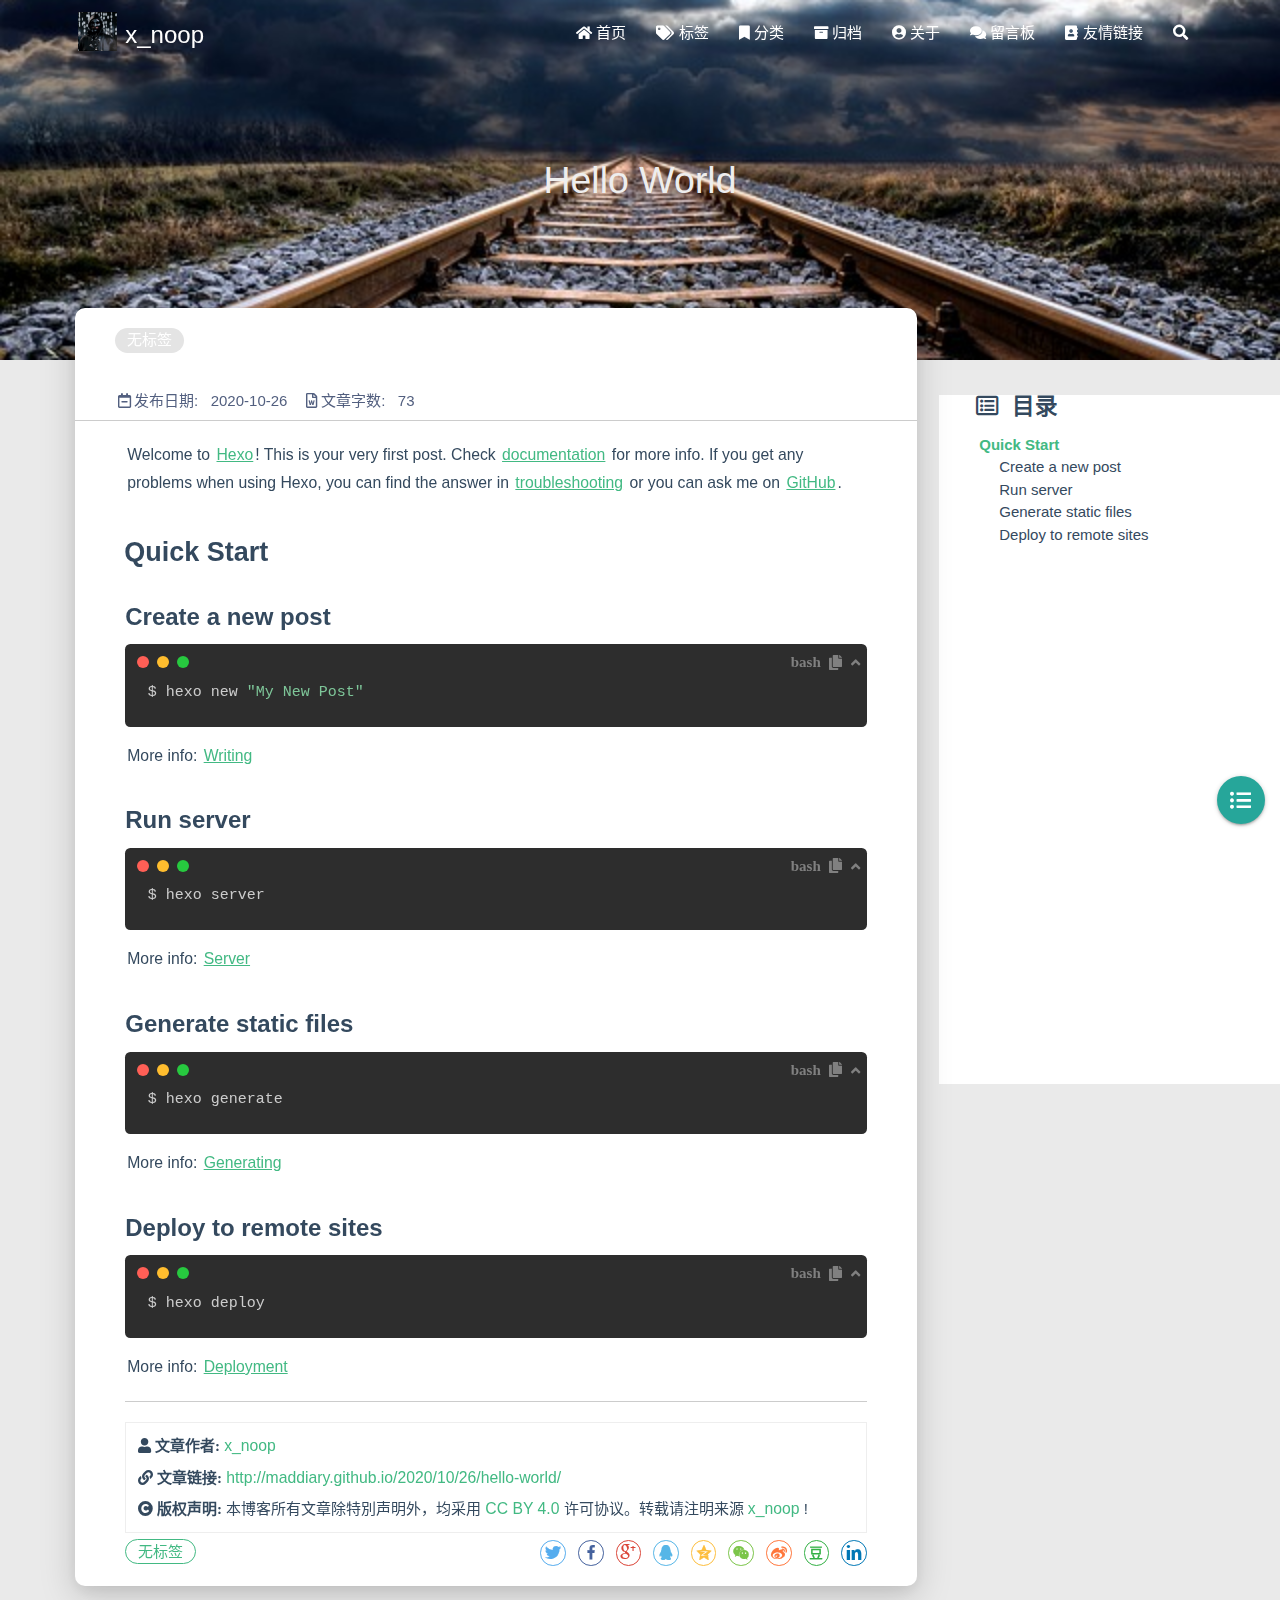
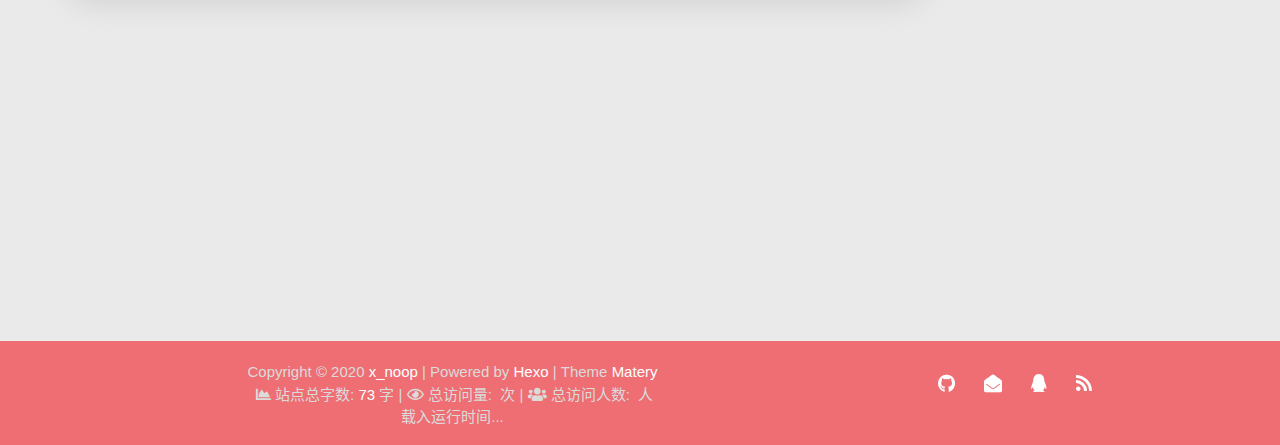
<file: 2020/10/26/hello-world/index.html>
<!DOCTYPE HTML>
<html lang="zh-CN">


<head>
    <meta charset="utf-8">
    <meta name="keywords" content="Hello World, x_noop">
    <meta name="description" content="">
    <meta http-equiv="X-UA-Compatible" content="IE=edge">
    <meta name="viewport" content="width=device-width, initial-scale=1.0, user-scalable=no">
    <meta name="renderer" content="webkit|ie-stand|ie-comp">
    <meta name="mobile-web-app-capable" content="yes">
    <meta name="format-detection" content="telephone=no">
    <meta name="apple-mobile-web-app-capable" content="yes">
    <meta name="apple-mobile-web-app-status-bar-style" content="black-translucent">
    <!-- Global site tag (gtag.js) - Google Analytics -->


    <title>Hello World | x_noop</title>
    <link rel="icon" type="image/png" href="/favicon.png">

    <link rel="stylesheet" type="text/css" href="/libs/awesome/css/all.css">
    <link rel="stylesheet" type="text/css" href="/libs/materialize/materialize.min.css">
    <link rel="stylesheet" type="text/css" href="/libs/aos/aos.css">
    <link rel="stylesheet" type="text/css" href="/libs/animate/animate.min.css">
    <link rel="stylesheet" type="text/css" href="/libs/lightGallery/css/lightgallery.min.css">
    <link rel="stylesheet" type="text/css" href="/css/matery.css">
    <link rel="stylesheet" type="text/css" href="/css/my.css">

    <script src="/libs/jquery/jquery.min.js"></script>

<meta name="generator" content="Hexo 5.2.0">
<style>.github-emoji { position: relative; display: inline-block; width: 1.2em; min-height: 1.2em; overflow: hidden; vertical-align: top; color: transparent; }  .github-emoji > span { position: relative; z-index: 10; }  .github-emoji img, .github-emoji .fancybox { margin: 0 !important; padding: 0 !important; border: none !important; outline: none !important; text-decoration: none !important; user-select: none !important; cursor: auto !important; }  .github-emoji img { height: 1.2em !important; width: 1.2em !important; position: absolute !important; left: 50% !important; top: 50% !important; transform: translate(-50%, -50%) !important; user-select: none !important; cursor: auto !important; } .github-emoji-fallback { color: inherit; } .github-emoji-fallback img { opacity: 0 !important; }</style>
<link rel="stylesheet" href="/css/prism-tomorrow.css" type="text/css"></head>




<body>

    <header class="navbar-fixed">
    <nav id="headNav" class="bg-color nav-transparent">
        <div id="navContainer" class="nav-wrapper container">
            <div class="brand-logo">
                <a href="/" class="waves-effect waves-light">
                    
                    <img src="/medias/logo.png" class="logo-img" alt="LOGO">
                    
                    <span class="logo-span">x_noop</span>
                </a>
            </div>
            

<a href="#" data-target="mobile-nav" class="sidenav-trigger button-collapse"><i class="fas fa-bars"></i></a>
<ul class="right nav-menu">
  
  <li class="hide-on-med-and-down nav-item">
    
    <a href="/" class="waves-effect waves-light">
      
      <i class="fas fa-home" style="zoom: 0.6;"></i>
      
      <span>首页</span>
    </a>
    
  </li>
  
  <li class="hide-on-med-and-down nav-item">
    
    <a href="/tags" class="waves-effect waves-light">
      
      <i class="fas fa-tags" style="zoom: 0.6;"></i>
      
      <span>标签</span>
    </a>
    
  </li>
  
  <li class="hide-on-med-and-down nav-item">
    
    <a href="/categories" class="waves-effect waves-light">
      
      <i class="fas fa-bookmark" style="zoom: 0.6;"></i>
      
      <span>分类</span>
    </a>
    
  </li>
  
  <li class="hide-on-med-and-down nav-item">
    
    <a href="/archives" class="waves-effect waves-light">
      
      <i class="fas fa-archive" style="zoom: 0.6;"></i>
      
      <span>归档</span>
    </a>
    
  </li>
  
  <li class="hide-on-med-and-down nav-item">
    
    <a href="/about" class="waves-effect waves-light">
      
      <i class="fas fa-user-circle" style="zoom: 0.6;"></i>
      
      <span>关于</span>
    </a>
    
  </li>
  
  <li class="hide-on-med-and-down nav-item">
    
    <a href="/contact" class="waves-effect waves-light">
      
      <i class="fas fa-comments" style="zoom: 0.6;"></i>
      
      <span>留言板</span>
    </a>
    
  </li>
  
  <li class="hide-on-med-and-down nav-item">
    
    <a href="/friends" class="waves-effect waves-light">
      
      <i class="fas fa-address-book" style="zoom: 0.6;"></i>
      
      <span>友情链接</span>
    </a>
    
  </li>
  
  <li>
    <a href="#searchModal" class="modal-trigger waves-effect waves-light">
      <i id="searchIcon" class="fas fa-search" title="搜索" style="zoom: 0.85;"></i>
    </a>
  </li>
</ul>


<div id="mobile-nav" class="side-nav sidenav">

    <div class="mobile-head bg-color">
        
        <img src="/medias/logo.png" class="logo-img circle responsive-img">
        
        <div class="logo-name">x_noop</div>
        <div class="logo-desc">
            
            Never really desperate, only the lost of the soul.
            
        </div>
    </div>

    

    <ul class="menu-list mobile-menu-list">
        
        <li class="m-nav-item">
	  
		<a href="/" class="waves-effect waves-light">
			
			    <i class="fa-fw fas fa-home"></i>
			
			首页
		</a>
          
        </li>
        
        <li class="m-nav-item">
	  
		<a href="/tags" class="waves-effect waves-light">
			
			    <i class="fa-fw fas fa-tags"></i>
			
			标签
		</a>
          
        </li>
        
        <li class="m-nav-item">
	  
		<a href="/categories" class="waves-effect waves-light">
			
			    <i class="fa-fw fas fa-bookmark"></i>
			
			分类
		</a>
          
        </li>
        
        <li class="m-nav-item">
	  
		<a href="/archives" class="waves-effect waves-light">
			
			    <i class="fa-fw fas fa-archive"></i>
			
			归档
		</a>
          
        </li>
        
        <li class="m-nav-item">
	  
		<a href="/about" class="waves-effect waves-light">
			
			    <i class="fa-fw fas fa-user-circle"></i>
			
			关于
		</a>
          
        </li>
        
        <li class="m-nav-item">
	  
		<a href="/contact" class="waves-effect waves-light">
			
			    <i class="fa-fw fas fa-comments"></i>
			
			留言板
		</a>
          
        </li>
        
        <li class="m-nav-item">
	  
		<a href="/friends" class="waves-effect waves-light">
			
			    <i class="fa-fw fas fa-address-book"></i>
			
			友情链接
		</a>
          
        </li>
        
        
    </ul>
</div>


        </div>

        
    </nav>

</header>

    



<div class="bg-cover pd-header post-cover" style="background-image: url('/medias/featureimages/12.jpg')">
    <div class="container" style="right: 0px;left: 0px;">
        <div class="row">
            <div class="col s12 m12 l12">
                <div class="brand">
                    <h1 class="description center-align post-title">Hello World</h1>
                </div>
            </div>
        </div>
    </div>
</div>




<main class="post-container content">

    
    <link rel="stylesheet" href="/libs/tocbot/tocbot.css">
<style>
    #articleContent h1::before,
    #articleContent h2::before,
    #articleContent h3::before,
    #articleContent h4::before,
    #articleContent h5::before,
    #articleContent h6::before {
        display: block;
        content: " ";
        height: 100px;
        margin-top: -100px;
        visibility: hidden;
    }

    #articleContent :focus {
        outline: none;
    }

    .toc-fixed {
        position: fixed;
        top: 64px;
    }

    .toc-widget {
        width: 345px;
        padding-left: 20px;
    }

    .toc-widget .toc-title {
        margin: 35px 0 15px 0;
        padding-left: 17px;
        font-size: 1.5rem;
        font-weight: bold;
        line-height: 1.5rem;
    }

    .toc-widget ol {
        padding: 0;
        list-style: none;
    }

    #toc-content {
        height: calc(100vh - 250px);
        overflow: auto;
    }

    #toc-content ol {
        padding-left: 10px;
    }

    #toc-content ol li {
        padding-left: 10px;
    }

    #toc-content .toc-link:hover {
        color: #42b983;
        font-weight: 700;
        text-decoration: underline;
    }

    #toc-content .toc-link::before {
        background-color: transparent;
        max-height: 25px;

        position: absolute;
        right: 23.5vw;
        display: block;
    }

    #toc-content .is-active-link {
        color: #42b983;
    }

    #floating-toc-btn {
        position: fixed;
        right: 15px;
        bottom: 76px;
        padding-top: 15px;
        margin-bottom: 0;
        z-index: 998;
    }

    #floating-toc-btn .btn-floating {
        width: 48px;
        height: 48px;
    }

    #floating-toc-btn .btn-floating i {
        line-height: 48px;
        font-size: 1.4rem;
    }
</style>
<div class="row">
    <div id="main-content" class="col s12 m12 l9">
        <!-- 文章内容详情 -->
<div id="artDetail">
    <div class="card">
        <div class="card-content article-info">
            <div class="row tag-cate">
                <div class="col s7">
                    
                          <div class="article-tag">
                            <span class="chip bg-color">无标签</span>
                          </div>
                    
                </div>
                <div class="col s5 right-align">
                    
                </div>
            </div>

            <div class="post-info">
                
                <div class="post-date info-break-policy">
                    <i class="far fa-calendar-minus fa-fw"></i>发布日期:&nbsp;&nbsp;
                    2020-10-26
                </div>
                

                

                
                <div class="info-break-policy">
                    <i class="far fa-file-word fa-fw"></i>文章字数:&nbsp;&nbsp;
                    73
                </div>
                

                

                
            </div>
        </div>
        <hr class="clearfix">
        <div class="card-content article-card-content">
            <div id="articleContent">
                <p>Welcome to <a target="_blank" rel="noopener" href="https://hexo.io/">Hexo</a>! This is your very first post. Check <a target="_blank" rel="noopener" href="https://hexo.io/docs/">documentation</a> for more info. If you get any problems when using Hexo, you can find the answer in <a target="_blank" rel="noopener" href="https://hexo.io/docs/troubleshooting.html">troubleshooting</a> or you can ask me on <a target="_blank" rel="noopener" href="https://github.com/hexojs/hexo/issues">GitHub</a>.</p>
<h2 id="Quick-Start"><a href="#Quick-Start" class="headerlink" title="Quick Start"></a>Quick Start</h2><h3 id="Create-a-new-post"><a href="#Create-a-new-post" class="headerlink" title="Create a new post"></a>Create a new post</h3><pre class=" language-bash"><code class="language-bash">$ hexo new <span class="token string">"My New Post"</span></code></pre>
<p>More info: <a target="_blank" rel="noopener" href="https://hexo.io/docs/writing.html">Writing</a></p>
<h3 id="Run-server"><a href="#Run-server" class="headerlink" title="Run server"></a>Run server</h3><pre class=" language-bash"><code class="language-bash">$ hexo server</code></pre>
<p>More info: <a target="_blank" rel="noopener" href="https://hexo.io/docs/server.html">Server</a></p>
<h3 id="Generate-static-files"><a href="#Generate-static-files" class="headerlink" title="Generate static files"></a>Generate static files</h3><pre class=" language-bash"><code class="language-bash">$ hexo generate</code></pre>
<p>More info: <a target="_blank" rel="noopener" href="https://hexo.io/docs/generating.html">Generating</a></p>
<h3 id="Deploy-to-remote-sites"><a href="#Deploy-to-remote-sites" class="headerlink" title="Deploy to remote sites"></a>Deploy to remote sites</h3><pre class=" language-bash"><code class="language-bash">$ hexo deploy</code></pre>
<p>More info: <a target="_blank" rel="noopener" href="https://hexo.io/docs/one-command-deployment.html">Deployment</a></p>

            </div>
            <hr/>

            

    <div class="reprint" id="reprint-statement">
        
            <div class="reprint__author">
                <span class="reprint-meta" style="font-weight: bold;">
                    <i class="fas fa-user">
                        文章作者:
                    </i>
                </span>
                <span class="reprint-info">
                    <a href="/about" rel="external nofollow noreferrer">x_noop</a>
                </span>
            </div>
            <div class="reprint__type">
                <span class="reprint-meta" style="font-weight: bold;">
                    <i class="fas fa-link">
                        文章链接:
                    </i>
                </span>
                <span class="reprint-info">
                    <a href="http://maddiary.github.io/2020/10/26/hello-world/">http://maddiary.github.io/2020/10/26/hello-world/</a>
                </span>
            </div>
            <div class="reprint__notice">
                <span class="reprint-meta" style="font-weight: bold;">
                    <i class="fas fa-copyright">
                        版权声明:
                    </i>
                </span>
                <span class="reprint-info">
                    本博客所有文章除特別声明外，均采用
                    <a href="https://creativecommons.org/licenses/by/4.0/deed.zh" rel="external nofollow noreferrer" target="_blank">CC BY 4.0</a>
                    许可协议。转载请注明来源
                    <a href="/about" target="_blank">x_noop</a>
                    !
                </span>
            </div>
        
    </div>

    <script async defer>
      document.addEventListener("copy", function (e) {
        let toastHTML = '<span>复制成功，请遵循本文的转载规则</span><button class="btn-flat toast-action" onclick="navToReprintStatement()" style="font-size: smaller">查看</a>';
        M.toast({html: toastHTML})
      });

      function navToReprintStatement() {
        $("html, body").animate({scrollTop: $("#reprint-statement").offset().top - 80}, 800);
      }
    </script>



            <div class="tag_share" style="display: block;">
                <div class="post-meta__tag-list" style="display: inline-block;">
                    
                        <div class="article-tag">
                            <span class="chip bg-color">无标签</span>
                        </div>
                    
                </div>
                <div class="post_share" style="zoom: 80%; width: fit-content; display: inline-block; float: right; margin: -0.15rem 0;">
                    <link rel="stylesheet" type="text/css" href="/libs/share/css/share.min.css">
<div id="article-share">

    
    <div class="social-share" data-sites="twitter,facebook,google,qq,qzone,wechat,weibo,douban,linkedin" data-wechat-qrcode-helper="<p>微信扫一扫即可分享！</p>"></div>
    <script src="/libs/share/js/social-share.min.js"></script>
    

    

</div>

                </div>
            </div>
            
        </div>
    </div>

    

    

    

    

    

    

    

<article id="prenext-posts" class="prev-next articles">
    <div class="row article-row">
        
        <div class="article col s12 m6" data-aos="fade-up" data-aos="fade-up">
            <div class="article-badge left-badge text-color">
                <i class="far fa-dot-circle"></i>&nbsp;本篇
            </div>
            <div class="card">
                <a href="/2020/10/26/hello-world/">
                    <div class="card-image">
                        
                        
                        <img src="/medias/featureimages/12.jpg" class="responsive-img" alt="Hello World">
                        
                        <span class="card-title">Hello World</span>
                    </div>
                </a>
                <div class="card-content article-content">
                    <div class="summary block-with-text">
                        
                            
                        
                    </div>
                    <div class="publish-info">
                            <span class="publish-date">
                                <i class="far fa-clock fa-fw icon-date"></i>2020-10-26
                            </span>
                        <span class="publish-author">
                            
                            <i class="fas fa-user fa-fw"></i>
                            x_noop
                            
                        </span>
                    </div>
                </div>

                
            </div>
        </div>
        
        
        <div class="article col s12 m6" data-aos="fade-up">
            <div class="article-badge right-badge text-color">
                本篇&nbsp;<i class="far fa-dot-circle"></i>
            </div>
            <div class="card">
                <a href="/2020/10/26/hello-world/">
                    <div class="card-image">
                        
                        
                        <img src="/medias/featureimages/12.jpg" class="responsive-img" alt="Hello World">
                        
                        <span class="card-title">Hello World</span>
                    </div>
                </a>
                <div class="card-content article-content">
                    <div class="summary block-with-text">
                        
                            
                        
                    </div>
                    <div class="publish-info">
                            <span class="publish-date">
                                <i class="far fa-clock fa-fw icon-date"></i>2020-10-26
                            </span>
                        <span class="publish-author">
                            
                            <i class="fas fa-user fa-fw"></i>
                            x_noop
                            
                        </span>
                    </div>
                </div>

                
            </div>
        </div>
        
    </div>
</article>

</div>


<script>
    $('#articleContent').on('copy', function (e) {
        // IE8 or earlier browser is 'undefined'
        if (typeof window.getSelection === 'undefined') return;

        var selection = window.getSelection();
        // if the selection is short let's not annoy our users.
        if (('' + selection).length < Number.parseInt('120')) {
            return;
        }

        // create a div outside of the visible area and fill it with the selected text.
        var bodyElement = document.getElementsByTagName('body')[0];
        var newdiv = document.createElement('div');
        newdiv.style.position = 'absolute';
        newdiv.style.left = '-99999px';
        bodyElement.appendChild(newdiv);
        newdiv.appendChild(selection.getRangeAt(0).cloneContents());

        // we need a <pre> tag workaround.
        // otherwise the text inside "pre" loses all the line breaks!
        if (selection.getRangeAt(0).commonAncestorContainer.nodeName === 'PRE') {
            newdiv.innerHTML = "<pre>" + newdiv.innerHTML + "</pre>";
        }

        var url = document.location.href;
        newdiv.innerHTML += '<br />'
            + '来源: x_noop<br />'
            + '文章作者: x_noop<br />'
            + '文章链接: <a href="' + url + '">' + url + '</a><br />'
            + '本文章著作权归作者所有，任何形式的转载都请注明出处。';

        selection.selectAllChildren(newdiv);
        window.setTimeout(function () {bodyElement.removeChild(newdiv);}, 200);
    });
</script>


<!-- 代码块功能依赖 -->
<script type="text/javascript" src="/libs/codeBlock/codeBlockFuction.js"></script>

<!-- 代码语言 -->

<script type="text/javascript" src="/libs/codeBlock/codeLang.js"></script>


<!-- 代码块复制 -->

<script type="text/javascript" src="/libs/codeBlock/codeCopy.js"></script>


<!-- 代码块收缩 -->

<script type="text/javascript" src="/libs/codeBlock/codeShrink.js"></script>


<!-- 代码块折行 -->

<style type="text/css">
code[class*="language-"], pre[class*="language-"] { white-space: pre !important; }
</style>


    </div>
    <div id="toc-aside" class="expanded col l3 hide-on-med-and-down">
        <div class="toc-widget" style="background-color: white;">
            <div class="toc-title"><i class="far fa-list-alt"></i>&nbsp;&nbsp;目录</div>
            <div id="toc-content"></div>
        </div>
    </div>
</div>

<!-- TOC 悬浮按钮. -->

<div id="floating-toc-btn" class="hide-on-med-and-down">
    <a class="btn-floating btn-large bg-color">
        <i class="fas fa-list-ul"></i>
    </a>
</div>


<script src="/libs/tocbot/tocbot.min.js"></script>
<script>
    $(function () {
        tocbot.init({
            tocSelector: '#toc-content',
            contentSelector: '#articleContent',
            headingsOffset: -($(window).height() * 0.4 - 45),
            collapseDepth: Number('0'),
            headingSelector: 'h2, h3, h4'
        });

        // modify the toc link href to support Chinese.
        let i = 0;
        let tocHeading = 'toc-heading-';
        $('#toc-content a').each(function () {
            $(this).attr('href', '#' + tocHeading + (++i));
        });

        // modify the heading title id to support Chinese.
        i = 0;
        $('#articleContent').children('h2, h3, h4').each(function () {
            $(this).attr('id', tocHeading + (++i));
        });

        // Set scroll toc fixed.
        let tocHeight = parseInt($(window).height() * 0.4 - 64);
        let $tocWidget = $('.toc-widget');
        $(window).scroll(function () {
            let scroll = $(window).scrollTop();
            /* add post toc fixed. */
            if (scroll > tocHeight) {
                $tocWidget.addClass('toc-fixed');
            } else {
                $tocWidget.removeClass('toc-fixed');
            }
        });

        
        /* 修复文章卡片 div 的宽度. */
        let fixPostCardWidth = function (srcId, targetId) {
            let srcDiv = $('#' + srcId);
            if (srcDiv.length === 0) {
                return;
            }

            let w = srcDiv.width();
            if (w >= 450) {
                w = w + 21;
            } else if (w >= 350 && w < 450) {
                w = w + 18;
            } else if (w >= 300 && w < 350) {
                w = w + 16;
            } else {
                w = w + 14;
            }
            $('#' + targetId).width(w);
        };

        // 切换TOC目录展开收缩的相关操作.
        const expandedClass = 'expanded';
        let $tocAside = $('#toc-aside');
        let $mainContent = $('#main-content');
        $('#floating-toc-btn .btn-floating').click(function () {
            if ($tocAside.hasClass(expandedClass)) {
                $tocAside.removeClass(expandedClass).hide();
                $mainContent.removeClass('l9');
            } else {
                $tocAside.addClass(expandedClass).show();
                $mainContent.addClass('l9');
            }
            fixPostCardWidth('artDetail', 'prenext-posts');
        });
        
    });
</script>

    

</main>




    <footer class="page-footer bg-color">
    
    <div class="container row center-align" style="margin-bottom: 15px !important;">
        <div class="col s12 m8 l8 copy-right">
            Copyright&nbsp;&copy;
            <span id="year">2020</span>
            <a href="/about" target="_blank">x_noop</a>
            |&nbsp;Powered by&nbsp;<a href="https://hexo.io/" target="_blank">Hexo</a>
            |&nbsp;Theme&nbsp;<a href="https://github.com/blinkfox/hexo-theme-matery" target="_blank">Matery</a>
            <br>
            
            &nbsp;<i class="fas fa-chart-area"></i>&nbsp;站点总字数:&nbsp;<span
                class="white-color">73</span>&nbsp;字
            
            
            
            
            
            
            <span id="busuanzi_container_site_pv">
                |&nbsp;<i class="far fa-eye"></i>&nbsp;总访问量:&nbsp;<span id="busuanzi_value_site_pv"
                    class="white-color"></span>&nbsp;次
            </span>
            
            
            <span id="busuanzi_container_site_uv">
                |&nbsp;<i class="fas fa-users"></i>&nbsp;总访问人数:&nbsp;<span id="busuanzi_value_site_uv"
                    class="white-color"></span>&nbsp;人
            </span>
            
            <br>
            
            <span id="sitetime">载入运行时间...</span>
            <script>
                function siteTime() {
                    var seconds = 1000;
                    var minutes = seconds * 60;
                    var hours = minutes * 60;
                    var days = hours * 24;
                    var years = days * 365;
                    var today = new Date();
                    var startYear = "2020";
                    var startMonth = "6";
                    var startDate = "28";
                    var startHour = "0";
                    var startMinute = "0";
                    var startSecond = "0";
                    var todayYear = today.getFullYear();
                    var todayMonth = today.getMonth() + 1;
                    var todayDate = today.getDate();
                    var todayHour = today.getHours();
                    var todayMinute = today.getMinutes();
                    var todaySecond = today.getSeconds();
                    var t1 = Date.UTC(startYear, startMonth, startDate, startHour, startMinute, startSecond);
                    var t2 = Date.UTC(todayYear, todayMonth, todayDate, todayHour, todayMinute, todaySecond);
                    var diff = t2 - t1;
                    var diffYears = Math.floor(diff / years);
                    var diffDays = Math.floor((diff / days) - diffYears * 365);
                    var diffHours = Math.floor((diff - (diffYears * 365 + diffDays) * days) / hours);
                    var diffMinutes = Math.floor((diff - (diffYears * 365 + diffDays) * days - diffHours * hours) /
                        minutes);
                    var diffSeconds = Math.floor((diff - (diffYears * 365 + diffDays) * days - diffHours * hours -
                        diffMinutes * minutes) / seconds);
                    if (startYear == todayYear) {
                        document.getElementById("year").innerHTML = todayYear;
                        document.getElementById("sitetime").innerHTML = "本站已安全运行 " + diffDays + " 天 " + diffHours +
                            " 小时 " + diffMinutes + " 分钟 " + diffSeconds + " 秒";
                    } else {
                        document.getElementById("year").innerHTML = startYear + " - " + todayYear;
                        document.getElementById("sitetime").innerHTML = "本站已安全运行 " + diffYears + " 年 " + diffDays +
                            " 天 " + diffHours + " 小时 " + diffMinutes + " 分钟 " + diffSeconds + " 秒";
                    }
                }
                setInterval(siteTime, 1000);
            </script>
            
            <br>
            
        </div>
        <div class="col s12 m4 l4 social-link social-statis">
    <a href="https://github.com/MadDiary" class="tooltipped" target="_blank" data-tooltip="访问我的GitHub" data-position="top" data-delay="50">
        <i class="fab fa-github"></i>
    </a>



    <a href="mailto:297099224@qq.com" class="tooltipped" target="_blank" data-tooltip="邮件联系我" data-position="top" data-delay="50">
        <i class="fas fa-envelope-open"></i>
    </a>







    <a href="tencent://AddContact/?fromId=50&fromSubId=1&subcmd=all&uin=297099224" class="tooltipped" target="_blank" data-tooltip="QQ联系我: 297099224" data-position="top" data-delay="50">
        <i class="fab fa-qq"></i>
    </a>







    <a href="/atom.xml" class="tooltipped" target="_blank" data-tooltip="RSS 订阅" data-position="top" data-delay="50">
        <i class="fas fa-rss"></i>
    </a>

</div>
    </div>
</footer>

<div class="progress-bar"></div>


    <!-- 搜索遮罩框 -->
<div id="searchModal" class="modal">
    <div class="modal-content">
        <div class="search-header">
            <span class="title"><i class="fas fa-search"></i>&nbsp;&nbsp;搜索</span>
            <input type="search" id="searchInput" name="s" placeholder="请输入搜索的关键字"
                   class="search-input">
        </div>
        <div id="searchResult"></div>
    </div>
</div>

<script src="/js/search.js"></script>
<script type="text/javascript">
$(function () {
    searchFunc('/search.xml', 'searchInput', 'searchResult');
});
</script>

    <!-- 回到顶部按钮 -->
<div id="backTop" class="top-scroll">
    <a class="btn-floating btn-large waves-effect waves-light" href="#!">
        <i class="fas fa-arrow-up"></i>
    </a>
</div>


    <script src="/libs/materialize/materialize.min.js"></script>
    <script src="/libs/masonry/masonry.pkgd.min.js"></script>
    <script src="/libs/aos/aos.js"></script>
    <script src="/libs/scrollprogress/scrollProgress.min.js"></script>
    <script src="/libs/lightGallery/js/lightgallery-all.min.js"></script>
    <script src="/js/matery.js"></script>

    <!-- Baidu Analytics -->

    <!-- Baidu Push -->

<script>
    (function () {
        var bp = document.createElement('script');
        var curProtocol = window.location.protocol.split(':')[0];
        if (curProtocol === 'https') {
            bp.src = 'https://zz.bdstatic.com/linksubmit/push.js';
        } else {
            bp.src = 'http://push.zhanzhang.baidu.com/push.js';
        }
        var s = document.getElementsByTagName("script")[0];
        s.parentNode.insertBefore(bp, s);
    })();
</script>

    
    <script src="/libs/others/clicklove.js" async="async"></script>
    
    
    <script async src="/libs/others/busuanzi.pure.mini.js"></script>
    
    

    

    

    

    

    
    <script src="/libs/instantpage/instantpage.js" type="module"></script>
    

</body>

</html>
</file>
<file: css/matery.css>
/*全局基础样式*/
/*小屏幕下(手机类)的样式*/
@media only screen and (max-width: 601px) {
    .container {
        width: 95%;
    }
}

/*中等屏幕下(平板类)的样式*/
@media only screen and (min-width: 600px) and (max-width: 992px) {
    .container {
        width: 90%;
    }
}

/*大屏幕下(桌面类)的样式*/
@media only screen and (min-width: 993px) {
    .container {
        width: 90%;
        max-width: 1125px;
    }

    .head-container {
        position: absolute;
        padding: 0px 30px;
        width: 100%;
    }

    .post-container {
        width: 90%;
        margin: 0 auto;
        max-width: 1250px;
    }
}

body {
    background-color: #eaeaea;
    margin: 0;
    color: #34495e;
    overflow-x: hidden;
    overflow-y: auto;
}

h1 {
    margin: 48px 0 22px -5px;
    font-size: 2.0rem;
    font-weight: bold;
    line-height: 2.0rem;
}

h2 {
    margin: 42px 0 18px -5px;
    font-size: 1.8rem;
    font-weight: bold;
    line-height: 1.8rem;
}

h3 {
    margin: 38px 0 15px -4px;
    font-size: 1.6rem;
    font-weight: bold;
    line-height: 1.7rem;
}

h4 {
    margin: 32px 0 12px -4px;
    font-size: 1.45rem;
    font-weight: bold;
    line-height: 1.45rem;
}

h5 {
    margin: 28px 0 8px -4px;
    font-size: 1.2rem;
    font-weight: bold;
    line-height: 1.2rem;
}

h6 {
    margin: 22px 0 4px -4px;
    font-size: 1.1rem;
    line-height: 1.1rem;
}

p {
    font-size: 1rem;
    line-height: 1.5rem;
}

hr {
    margin: 20px 0;
    border: 0;
    border-top: 1px solid #ccc;
}

blockquote {
    border-left: 5px solid #42b983;
    padding: 1rem 0.8rem 0.2rem 0.8rem;
    color: #666;
    background-color: rgba(66, 185, 131, .1);
}

.line-numbers-rows {
    border-right-width: 0px !important;
}

.line-numbers {
    padding: 1.5rem 1.5rem 1.5rem 3.5rem !important;
    margin: 1rem 0 !important;
    background: #272822;
    overflow: auto;
    border-radius: 0.35rem;
    tab-size: 4;
}

pre {
    padding: 2.5rem 1.5rem 1.5rem 1.5rem !important;
    margin: 1rem 0 !important;
    background: #272822;
    overflow: auto;
    border-radius: 0.35rem;
    tab-size: 4;
}

.code-area::after {
    content: " ";
    position: absolute;
    border-radius: 50%;
    background: #ff5f56;
    width: 12px;
    height: 12px;
    top: 0;
    left: 12px;
    margin-top: 12px;
    -webkit-box-shadow: 20px 0 #ffbd2e, 40px 0 #27c93f;
    box-shadow: 20px 0 #ffbd2e, 40px 0 #27c93f;
}

code {
    padding: 1px 5px;
    top: 13px !important;
    font-family: Inconsolata, Monaco, Consolas, 'Courier New', Courier, monospace;
    font-size: 0.91rem;
    color: #e96900;
    background-color: #f8f8f8;
    border-radius: 2px;
}

.code_copy {
    position: absolute;
    top: 0.7rem;
    right: 25px;
    z-index: 1;
    filter: invert(50%);
    cursor: pointer;
}

.codecopy_notice {
    position: absolute;
    top: 0.7rem;
    right: 6px;
    z-index: 1;
    filter: invert(50%);
    opacity: 0;
}

.code_lang {
    position: absolute;
    top: 1.2rem;
    right: 46px;
    line-height: 0;
    font-weight: bold;
    font-family: normal;
    z-index: 1;
    filter: invert(50%);
    cursor: pointer;
}

.code-expand {
    position: absolute;
    top: 4px;
    right: 0px;
    filter: invert(50%);
    padding: 7px;
    z-index: 999 !important;
    cursor: pointer;
    transition: all .3s;
    transform: rotate(0deg);
}

.code-closed .code-expand {
    transform: rotate(-180deg) !important;
    transition: all .3s;
}

.code-closed pre::before {
    height: 0px;
}

pre code {
    padding: 0;
    color: #e8eaf6;
    background-color: #272822;
}

pre[class*="language-"] {
    padding: 1.2em;
    margin: .5em 0;
}

code[class*="language-"],
pre[class*="language-"] {
    color: #e8eaf6;
    white-space: pre-wrap !important;
}

/* 键盘 kbd 标签样式 */
kbd {
    margin: 0 3px;
    padding: 3px 5px;
    border-radius: 3px;
    border: 1px solid #b4b4b4;
    box-shadow: 0 1px 3px rgba(0, 0, 0, 0.25), 0 2px 1px 0 rgba(255, 255, 255, 0.6) inset;
    font-family: 'Menlo';
    font-size: 0.9rem;
    font-weight: 600;
    background-color: #f8f8f8;
    color: #34495e;
    line-height: 1.8rem;
    white-space: nowrap;
}

b,
strong {
    font-weight: bold;
}

dfn {
    font-style: italic;
}

small {
    font-size: 85%;
}

cite {
    font-style: normal;
}

mark {
    background-color: #fcf8e3;
    padding: .2em;
}

.card {
    border-radius: 10px;
    box-shadow: 0 15px 35px rgba(50, 50, 93, .1), 0 5px 15px rgba(0, 0, 0, .07) !important;
}

.card .card-image img {
    border-radius: 8px 8px 0 0;
    /* 修改文章列表图片填充样式为 cover 以覆盖整个区域而不会被缩放 */
    object-fit: cover;
}

.container .row {
    margin-bottom: 0;
}

/* .bg-color {
    background-image: linear-gradient(to right, #4cbf30 0%, #0f9d58 100%);
} */

.text-color {
    color: #0f9d58 !important;
}

.white-color {
    color: #fff;
}

.progress-bar {
    height: 4px;
    position: fixed;
    bottom: 0;
    z-index: 300;
    background: linear-gradient(to right, #4cbf30 0%, #0f9d58 100%);
    opacity: 0.8;
}

.sidenav-overlay {
    z-index: 500;
}

.pd-header {
    margin-top: -64px;
}

header .side-nav {
    width: 240px;
    z-index: 999;
    box-shadow: 0 2px 5px 0 rgba(0, 0, 0, 0.16), 0 7px 10px 0 rgba(0, 0, 0, 0.12);
}

nav {
    box-shadow: 0 2px 5px 0 rgba(0, 0, 0, 0.16), 0 7px 10px 0 rgba(0, 0, 0, 0.12);
}

header .nav-transparent {
    background-color: transparent !important;
    background-image: none;
    box-shadow: none;
}

header nav .brand-span {
    font-size: 1.45rem;
}

header .brand-logo .logo-img {
    height: 45px;
    vertical-align: middle;
    padding-bottom: 6px;
}

header .brand-logo .logo-span {
    font-size: 1.6rem;
}

/*修改顶部 logo 的文字垂直对齐为 top，避免默认 middle 看起来偏下*/
header .brand-logo .waves-effect {
    vertical-align: top;
}

header .button-collapse i {
    font-size: 1.5rem;
}

header .side-nav .mobile-head {
    padding: 0 15px;
}

header .side-nav .mobile-head img {
    margin-top: 30px;
    width: 75px;
    height: 75px;
}

header .side-nav .mobile-head .logo-name {
    margin-top: -30px;
    padding-left: 10px;
    font-size: 1.5rem;
}

header .side-nav .mobile-head .logo-desc {
    margin-top: -10px;
    padding-left: 10px;
    padding-bottom: 10px;
    font-size: 0.8rem;
    line-height: 1.3rem;
    color: #e3e3e3;
}

header .side-nav .menu-list li {
    padding: 0;
    margin-left: -15px;
}

header .side-nav .menu-list a {
    height: 50px;
    line-height: 50px;
    color: #34495e !important;
}

.mobile-menu-list a i {
    margin-left: 8px !important;
    font-size: 1.16rem;
    color: #34495e !important;
}

header .side-nav .fa-fw {
    width: 3.3rem;
    text-align: left;
}

header .side-nav .social-link {
    position: absolute;
    bottom: 45px;
    padding-left: 15px;
}

.social-link a {
    font-size: 1.2rem;
    display: inline;
    padding: 0 12px;
}

.cover-btns {
    position: relative;
    top: 10vh;
    text-align: center;
}

.cover-btns a {
    margin: 10px 15px;
    padding: 0 35px;
    height: 45px;
    line-height: 45px;
    font-size: 1rem;
    color: #fff;
    border: 1px solid #fff;
    background-color: transparent;
    border-radius: 30px;
    box-shadow: none;
}

.cover-btns a:hover {
    border: 1px solid #f44336;
    background-color: #f44336;
    box-shadow: 0 14px 26px -12px rgba(233, 30, 99, 0.42),
            0 4px 23px 0 rgba(0, 0, 0, 0.12),
            0 8px 10px -5px rgba(233, 30, 99, 0.2);
}

.cover-btns a i {
    font-size: 1.1rem;
    padding-right: 5px;
}

.scroll-down {
    background: #333;
    margin: 100px auto;
    -webkit-animation: scroll-down 1.5s infinite;
    -moz-animation: scroll-down 1.5s infinite;
    -o-animation: scroll-down 1.5s infinite;
    -ms-animation: scroll-down1.5s infinite;
    animation: scroll-down 1.5s infinite;
}

@-moz-keyframes scroll-down {
    0% {
        opacity: 0.4;
        -ms-filter: "progid:DXImageTransform.Microsoft.Alpha(Opacity=40)";
        filter: alpha(opacity=40);
        top: 0;
    }

    50% {
        opacity: 1;
        -ms-filter: none;
        filter: none;
        top: -16px;
    }

    100% {
        opacity: 0.4;
        -ms-filter: "progid:DXImageTransform.Microsoft.Alpha(Opacity=40)";
        filter: alpha(opacity=40);
        top: 0;
    }
}

@-webkit-keyframes scroll-down {
    0% {
        opacity: 0.4;
        -ms-filter: "progid:DXImageTransform.Microsoft.Alpha(Opacity=40)";
        filter: alpha(opacity=40);
        top: 0;
    }

    50% {
        opacity: 1;
        -ms-filter: none;
        filter: none;
        top: -16px;
    }

    100% {
        opacity: 0.4;
        -ms-filter: "progid:DXImageTransform.Microsoft.Alpha(Opacity=40)";
        filter: alpha(opacity=40);
        top: 0;
    }
}

@-o-keyframes scroll-down {
    0% {
        opacity: 0.4;
        -ms-filter: "progid:DXImageTransform.Microsoft.Alpha(Opacity=40)";
        filter: alpha(opacity=40);
        top: 0;
    }

    50% {
        opacity: 1;
        -ms-filter: none;
        filter: none;
        top: -16px;
    }

    100% {
        opacity: 0.4;
        -ms-filter: "progid:DXImageTransform.Microsoft.Alpha(Opacity=40)";
        filter: alpha(opacity=40);
        top: 0;
    }
}

@keyframes scroll-down {
    0% {
        opacity: 0.4;
        -ms-filter: "progid:DXImageTransform.Microsoft.Alpha(Opacity=40)";
        filter: alpha(opacity=40);
        top: 0;
    }

    50% {
        opacity: 1;
        -ms-filter: none;
        filter: none;
        top: -16px;
    }

    100% {
        opacity: 0.4;
        -ms-filter: "progid:DXImageTransform.Microsoft.Alpha(Opacity=40)";
        filter: alpha(opacity=40);
        top: 0;
    }
}

.cover-social-link {
    position: relative;
    top: 23vh;
    width: 100%;
    text-align: center;
}

.cover-social-link a {
    padding: 0 15px;
    font-size: 1.35rem;
    color: #fff;
}

header .go-back {
    float: left;
    position: relative;
    padding-left: 5px;
    padding-right: 5px;
    z-index: 1;
    height: 56px;
}

header .go-back i {
    font-size: 1.6rem;
    font-weight: 200;
    line-height: 56px;
}

/* 背景图效果. */
.bg-cover {
    position: relative;
    display: flex;
    align-items: center;
    height: 60vh;
    padding: 0;
    border: 0;
    overflow: hidden;
    background-position: center center;
    background-size: cover;
    transform: translate3d(0px, 0px, 0px);
}

.index-cover {
    height: 100vh;
}

.post-cover {
    height: 40vh !important;
}

.bg-cover:after {
    -webkit-animation: rainbow 60s infinite;
    animation: rainbow 60s infinite;
}

.bg-cover:before,
.bg-cover:after {
    position: absolute;
    z-index: 1;
    width: 100%;
    height: 100%;
    display: block;
    left: 0;
    top: 0;
    content: "";
}

.bg-cover .container {
    position: relative;
    color: #fff;
    z-index: 2;
}

.bg-cover .title {
    font-size: 4rem;
    line-height: 1.2em;
    margin-bottom: 20px;
    position: relative;
}

.bg-cover .description {
    font-weight: 300;
    font-size: 1.25rem;
    line-height: 1.4em;
    color: #eee;
}

.bg-cover .post-title {
    margin: 0 auto;
    font-size: 2.5rem;
    font-weight: 400;
}

/* @-webkit-keyframes rainbow {

    0%,
    100% {
        background: rgba(156, 39, 176, 0.75);
        background: linear-gradient(45deg, rgba(156, 39, 176, 0.75) 0%, rgba(156, 39, 176, 0.65) 100%);
        background: -moz-linear-gradient(135deg, rgba(156, 39, 176, 0.75) 0%, rgba(156, 39, 176, 0.65) 100%);
        background: -webkit-linear-gradient(135deg, rgba(156, 39, 176, 0.75) 0%, rgba(156, 39, 176, 0.65) 100%);
    }

    16% {
        background: rgba(132, 13, 121, 0.75);
        background: linear-gradient(45deg, rgba(132, 13, 121, 0.75) 0%, rgba(132, 13, 121, 0.65) 100%);
        background: -moz-linear-gradient(135deg, rgba(132, 13, 121, 0.75) 0%, rgba(132, 13, 121, 0.65) 100%);
        background: -webkit-linear-gradient(135deg, rgba(132, 13, 121, 0.75) 0%, rgba(132, 13, 121, 0.65) 100%);
    }

    32% {
        background: rgba(239, 83, 80, 0.75);
        background: linear-gradient(45deg, rgba(239, 83, 80, 0.75) 0%, rgba(239, 83, 80, 0.65) 100%);
        background: -moz-linear-gradient(135deg, rgba(239, 83, 80, 0.75) 0%, rgba(239, 83, 80, 0.65) 100%);
        background: -webkit-linear-gradient(135deg, rgba(239, 83, 80, 0.75) 0%, rgba(239, 83, 80, 0.65) 100%);
    }

    48% {
        background: rgba(255, 87, 34, 0.75);
        background: linear-gradient(45deg, rgba(255, 87, 34, 0.75) 0%, rgba(255, 87, 34, 0.65) 100%);
        background: -moz-linear-gradient(135deg, rgba(255, 87, 34, 0.75) 0%, rgba(255, 87, 34, 0.65) 100%);
        background: -webkit-linear-gradient(135deg, rgba(255, 87, 34, 0.75) 0%, rgba(255, 87, 34, 0.65) 100%);
    }

    64% {
        background: rgba(255, 160, 0, 0.75);
        background: linear-gradient(45deg, rgba(255, 160, 0, 0.75) 0%, rgba(255, 160, 0, 0.65) 100%);
        background: -moz-linear-gradient(135deg, rgba(255, 160, 0, 0.75) 0%, rgba(255, 112, 66, 0.65) 100%);
        background: -webkit-linear-gradient(135deg, rgba(255, 160, 0, 0.75) 0%, rgba(255, 160, 0, 0.65) 100%);
    }

    80% {
        background: rgba(233, 30, 99, 0.75);
        background: linear-gradient(45deg, rgba(233, 30, 99, 0.75) 0%, rgba(233, 30, 99, 0.65) 100%);
        background: -moz-linear-gradient(135deg, rgba(233, 30, 99, 0.75) 0%, rgba(233, 30, 99, 0.65) 100%);
        background: -webkit-linear-gradient(135deg, rgba(2233, 30, 99, 0.75) 0%, rgba(233, 30, 99, 0.65) 100%);
    }
} */

/* @keyframes rainbow {

    0%,
    100% {
        background: rgba(156, 39, 176, 0.75);
        background: linear-gradient(45deg, rgba(156, 39, 176, 0.75) 0%, rgba(156, 39, 176, 0.65) 100%);
        background: -moz-linear-gradient(135deg, rgba(156, 39, 176, 0.75) 0%, rgba(156, 39, 176, 0.65) 100%);
        background: -webkit-linear-gradient(135deg, rgba(156, 39, 176, 0.75) 0%, rgba(156, 39, 176, 0.65) 100%);
    }

    16% {
        background: rgba(132, 13, 121, 0.75);
        background: linear-gradient(45deg, rgba(132, 13, 121, 0.75) 0%, rgba(132, 13, 121, 0.65) 100%);
        background: -moz-linear-gradient(135deg, rgba(132, 13, 121, 0.75) 0%, rgba(132, 13, 121, 0.65) 100%);
        background: -webkit-linear-gradient(135deg, rgba(132, 13, 121, 0.75) 0%, rgba(132, 13, 121, 0.65) 100%);
    }

    32% {
        background: rgba(239, 83, 80, 0.75);
        background: linear-gradient(45deg, rgba(239, 83, 80, 0.75) 0%, rgba(239, 83, 80, 0.65) 100%);
        background: -moz-linear-gradient(135deg, rgba(239, 83, 80, 0.75) 0%, rgba(239, 83, 80, 0.65) 100%);
        background: -webkit-linear-gradient(135deg, rgba(239, 83, 80, 0.75) 0%, rgba(239, 83, 80, 0.65) 100%);
    }

    48% {
        background: rgba(255, 87, 34, 0.75);
        background: linear-gradient(45deg, rgba(255, 87, 34, 0.75) 0%, rgba(255, 87, 34, 0.65) 100%);
        background: -moz-linear-gradient(135deg, rgba(255, 87, 34, 0.75) 0%, rgba(255, 87, 34, 0.65) 100%);
        background: -webkit-linear-gradient(135deg, rgba(255, 87, 34, 0.75) 0%, rgba(255, 87, 34, 0.65) 100%);
    }

    64% {
        background: rgba(255, 160, 0, 0.75);
        background: linear-gradient(45deg, rgba(255, 160, 0, 0.75) 0%, rgba(255, 160, 0, 0.65) 100%);
        background: -moz-linear-gradient(135deg, rgba(255, 160, 0, 0.75) 0%, rgba(255, 112, 66, 0.65) 100%);
        background: -webkit-linear-gradient(135deg, rgba(255, 160, 0, 0.75) 0%, rgba(255, 160, 0, 0.65) 100%);
    }

    80% {
        background: rgba(233, 30, 99, 0.75);
        background: linear-gradient(45deg, rgba(233, 30, 99, 0.75) 0%, rgba(233, 30, 99, 0.65) 100%);
        background: -moz-linear-gradient(135deg, rgba(233, 30, 99, 0.75) 0%, rgba(233, 30, 99, 0.65) 100%);
        background: -webkit-linear-gradient(135deg, rgba(2233, 30, 99, 0.75) 0%, rgba(233, 30, 99, 0.65) 100%);
    }
} */ 

.index-card {
    margin-top: -10px;
    padding-top: 20px;
}

.carousel-post .title {
    font-size: 2.6rem;
}

.dream {
    margin-top: 20px;
    margin-bottom: 40px;
}

.dream .title,
.music-player .title,
.video-player .title {
    margin-bottom: 20px;
    font-size: 2rem;
    font-weight: 700;
}

.dream .text {
    opacity: .6;
    font-size: 1.1rem;
}

.music-player,
.video-player {
    margin-top: 10px;
    margin-bottom: 50px;
}

.music,
.dplayer-video {
    box-shadow: 0 5px 20px 0 rgba(0, 0, 0, .2), 0 10px 20px -12px rgba(0, 0, 0, .5) !important;
}

#recommend-sections {
    margin-top: -30px;
    padding-top: 30px;
}

.index-card .card .card-content {
    padding: 20px 40px;
}

@media only screen and (min-width: 1418px) {
    .recommend {
        margin-top: 20px;
        padding: 0 0.75rem;
    }
}

@media only screen and (max-width: 601px) {
    .index-card .card .card-content {
        padding: 10px 10px;
    }
}

/*中等屏幕下(平板类)的样式*/
@media only screen and (min-width: 600px) and (max-width: 992px) {
    .index-card .card .card-content {
        padding: 20px 20px;
    }
}

.recommend .row .col {
    padding: 0 1.25rem;
}

.recommend .title {
    margin-top: 25px;
    margin-bottom: 25px;
    text-align: center;
    font-size: 1.8rem;
    font-weight: 700;
    line-height: 1.8rem;
}

.recommend .post-card:before {
    position: absolute;
    z-index: 0;
    width: 100%;
    height: 100%;
    display: block;
    left: 0;
    top: 0;
    content: "";
    background-color: rgba(0, 0, 0, .3);
    border-radius: 10px;
}

.recommend .post-card {
    position: relative;
    width: 100%;
    height: 300px;
    max-height: 300px;
    margin-bottom: 15px;
    margin-top: 15px;
    text-align: center;
    border: 0;
    border-radius: 10px;
    color: rgba(0, 0, 0, .87);
    background: #fff 50%;
    background-size: cover;
    box-shadow: 0 15px 35px rgba(50, 50, 93, .1), 0 5px 15px rgba(0, 0, 0, .07);
}

.recommend .post-card .post-body {
    position: relative;
    margin: 0 auto;
    padding: 1.8rem 1.25rem;
    z-index: 2;
}

.recommend .post-card .post-categories {
    margin: 10px auto;
}

.recommend .post-card .post-categories .category {
    padding: 0 8px;
    color: hsla(0, 0%, 100%, .7) !important;
    font-size: .75rem;
    font-weight: 500;
}

.recommend .post-card a {
    color: #fff;
}

.recommend .post-card .post-title {
    height: 48px;
    margin-top: 10px;
    margin-bottom: 5px;
}

.recommend .post-card .post-description {
    margin: 20px auto;
    max-width: 500px;
    height: 65px;
    max-height: 65px;
    font-size: 14px;
    color: hsla(0, 0%, 100%, .78) !important;
}

.recommend .post-card .read-more {
    height: 40px;
    margin: .6rem 1px;
    font-size: 0.9rem;
    font-weight: 400;
    line-height: 40px;
    color: #fff;
    border-radius: 30px;
    box-shadow: 0 2px 2px 0 rgba(244, 67, 54, .14), 0 3px 1px -2px rgba(244, 67, 54, .2), 0 1px 5px 0 rgba(244, 67, 54, .12);
}

.recommend .post-card .read-more .icon {
    font-size: 1.05rem;
    padding-right: 10px;
}

.archive-calendar {
    margin-top: -60px;
    max-width: 820px;
}

#post-calendar {
    width: 100%;
    height: 225px;
}

.settings-content {
    margin-top: -10px;
}

/*文章列表卡片各样式*/
#articles {
    margin-top: 10px;
    margin-bottom: 10px;
}

article a {
    margin-right: 0 !important;
    color: #525f7f;
    text-transform: none !important;
}

article a:hover {
    font-weight: bold;
    color: #42b983;
    text-decoration: underline;
}

.articles .row {
    margin-left: 0;
    margin-right: 0;
}

article .card {
    border-radius: 8px;
    overflow: hidden;
}

article .card-image {
    background-color: #222;
    border-radius: 8px;
}

article .card-image img {
    height: 220px;
    border-radius: 0.3rem;
    opacity: .7;
}

article .tag-image img {
    height: 220px;
}

article .card .card-content {
    padding: 15px 15px 12px 18px;
}

article .article-content .summary {
    padding-bottom: 2px;
    padding-left: 0;
    margin-bottom: 6px;
    word-break: break-all;
}

article .article-content .publish-author {
    float: right;
}

.publish-date .icon-date {
    padding-right: 5px;
}

.publish-author .icon-category {
    padding-left: 10px;
}

.article-content .publish-author .post-category {
    padding-left: 5px;
}

article .card .card-action {
    padding: 10px 15px 10px 18px;
    border-radius: 0 0 8px 8px !important;
}

article .article-tags .chip {
    margin: 2px;
    font-size: 0.8rem;
    font-weight: 400;
    height: 22px;
    line-height: 22px;
    color: #fff;
    border-radius: 10px;
}

.prev-next {
    margin-left: -0.75rem;
}

.prev-next .article-badge {
    min-width: 3rem;
    margin-top: 7px;
    padding: 3px 10px 3px 8px;
    text-align: center;
    font-size: 1rem;
    line-height: inherit;
    position: absolute;
    box-sizing: border-box;
    z-index: 200;
    background-color: #fff;
    font-weight: 500;
}

.prev-next .left-badge {
    border-radius: 8px 0 8px 0;
}

.prev-next .right-badge {
    border-radius: 0 8px 0 8px;
    right: 10px;
}

.paging {
    margin-bottom: 15px;
}

.paging .row {
    margin-left: 0;
    margin-right: 0;
}

.paging .page-info {
    font-size: 1.4rem;
    color: #888;
    padding-top: 1rem;
}

.paging i {
    font-size: 2.5rem;
}

.paging .disabled {
    background-color: #ccc !important;
}

.paging .disabled i {
    color: #999 !important;
}

/*文章详情样式*/
#artDetail {
    margin-top: -60px;
}

/* 修改小屏幕下文章详情table样式. */
@media only screen and (max-width: 550px) {
    #articleContent table {
        table-layout: fixed;
    }
}

@media only screen and (min-width: 1418px) {
    #artDetail {
        margin-top: -60px;
        padding: 0 0.75rem;
    }
}

#artDetail .card {
    box-shadow: 0 10px 35px 2px rgba(0, 0, 0, .15),
        0 5px 15px rgba(0, 0, 0, .07),
        0 2px 5px -5px rgba(0, 0, 0, .1) !important;
}

#artDetail .tag-cate {
    padding-bottom: 15px;
}

#artDetail a {
    margin-right: 0 !important;
    text-transform: none !important;
}

#artDetail .article-info {
    padding: 20px 30px 1px 40px;
    margin-bottom: -5px;
}

#artDetail .article-tag .chip {
    font-size: 1rem;
    font-weight: 400;
    height: 25px;
    line-height: 24px;
    color: #fff;
    border-radius: 15px;
    margin-right: 5px;
    margin-bottom: 2px;
}

#artDetail .tag_share .article-tag .chip {
    font-size: 1rem;
    font-weight: 400;
    height: 25px;
    line-height: 23px;
    border-radius: 15px;
    margin-right: 5px;
    margin-bottom: 2px;
    color: #42b983;
    background: #fff;
    border: 1px solid;
    transition: all 0.6s ease-in-out;
}

#artDetail .tag_share .article-tag .chip:hover {
    color: #fff;
    background: #42b983;
}

#artDetail .post-cate {
    float: right;
    color: #42b983;
}

#artDetail .post-cate a {
    padding-right: 5px;
    color: #42b983;
    font-weight: 500;
}

#artDetail .post-cate a:hover {
    text-decoration: underline;
}

#artDetail .post-info {
    color: #525f7f;
}

#artDetail .post-info .post-category {
    padding-right: 4px;
    color: #525f7f;
}

#artDetail .post-info .post-category:hover {
    font-weight: bold;
    color: #42b983;
    text-decoration: underline;
}

#artDetail .post-info .post-date {
    color: #525f7f;
}

#artDetail .post-info .post-word-count {
    margin-left: 15px;
}

#artDetail .post-info .post-read {
    margin-left: 15px;
    color: #525f7f;
}

#artDetail .article-card-content {
    padding: 0 15px 20px 18px;
}

@media only screen and (max-width: 601px) {
    #artDetail .article-info {
        padding: 15px 15px 1px 15px;
        margin-bottom: -5px;
    }
}

@media only screen and (min-width: 600px) and (max-width: 992px) {
    #artDetail .article-card-content {
        padding: 0 30px 20px 32px;
    }

    #artDetail .article-info {
        padding: 15px 20px 0 28px;
        margin-bottom: -5px;
    }
}

@media only screen and (min-width: 993px) {
    #artDetail .article-card-content {
        padding: 0 50px 20px 50px;
    }
}

#artDetail .reprint {
    margin: 15px 0 0.4rem;
    padding: 0.5rem 0.8rem;
    border: 1px solid #eee;
    line-height: 2;
    transition: box-shadow 0.3s ease-in-out
}

#artDetail .reprint-info {
    word-break: break-word;
}

#artDetail .reprint:hover {
    box-shadow: 0 0 10px 0 rgba(232, 237, 250, .6), 0 4px 8px 0 rgba(232, 237, 250, .5)
}

#artDetail .reprint a {
    font-size: 1.05rem;
    color: #42b983;
    font-weight: 500;
}

#articleContent p {
    margin: 2px 2px 10px;
    font-size: 1.05rem;
    line-height: 1.85rem;
}

#articleContent blockquote p {
    text-indent: 0.2rem;
}

#articleContent a {
    padding: 0 2px;
    color: #42b983;
    font-weight: 500;
    text-decoration: underline;
    word-wrap: break-word;
}

#articleContent .img-item {
    text-align: center;
}

#articleContent img {
    max-width: 100%;
    height: auto;
    cursor: pointer;
}

#articleContent video {
    display: block;
    margin: 30px auto;
    box-shadow: 0 5px 35px 0 rgba(0, 0, 0, .2), 0 10px 35px -11px rgba(0, 0, 0, .6);
    cursor: pointer;
}

#articleContent ol,
#articleContent ul {
    display: block;
    padding-left: 2em !important;
    word-spacing: 0.05rem;
}

#articleContent ul li,
#articleContent ol li {
    display: list-item;
    line-height: 1.8rem;
    font-size: 1rem;
}

#articleContent ul li {
    list-style-type: disc;
}

#articleContent ul ul li {
    list-style-type: circle;
}

#articleContent table {
	width: 100%;
    display: block;
    border-collapse: collapse;
    border-spacing: 0;
    overflow: auto;
}

/**
#articleContent table,
th,
td {
    padding: 12px 13px;
    border: 1px solid #dfe2e5;
}
**/

table tr:nth-child(2n),
thead {
    background-color: #fafafa;
}

#articleContent table th {
    background-color: #f2f2f2;
    min-width: 80px;
	border: 1px solid #dfe2e5;
	padding: 6px 6px;
}

#articleContent table td {
    min-width: 80px;
	border: 1px solid #dfe2e5;
	padding: 6px 6px;
}

#articleContent [type="checkbox"]:not(:checked),
[type="checkbox"]:checked {
    position: inherit;
    margin-left: -1.3rem;
    margin-right: 0.4rem;
    margin-top: -1px;
    vertical-align: middle;
    left: unset;
    visibility: visible;
}

@media only screen and (min-width: 600px) {
    #article-share .social-share a {
        margin-left: 15px !important;
    }
}

.chip-container {
    margin-top: -60px;
}

.chip-container .tag-title {
    margin-bottom: 10px;
    color: #3C4858;
    font-size: 1.75rem;
    font-weight: 400;
}

.chip-container .tag-chips {
    margin: 1rem auto 0.5rem;
    max-width: 850px;
    text-align: center;
}

.chip-container .tags-posts {
    margin-top: 20px;
}

.chip-container .chip-default {
    color: #34495e;
}

.chip-container .chip-active {
    color: #FFF !important;
    background: linear-gradient(to bottom right, #FF5E3A 0%, #FF2A68 100%) !important;
    box-shadow: 2px 5px 10px #aaa !important;
}

.chip-container .chip {
    margin: 10px 10px;
    padding: 19px 14px;
    display: inline-flex;
    line-height: 0;
    font-size: 1rem;
    font-weight: 500;
    border-radius: 5px;
    cursor: pointer;
    box-shadow: 0 3px 5px rgba(0, 0, 0, .12);
    z-index: 0;
}

.chip-container .chip:hover {
    color: #fff;
    background: linear-gradient(to right, #4cbf30 0%, #0f9d58 100%) !important;
}

.chip .tag-length {
    margin-left: 5px;
    margin-right: -2px;
    font-size: 0.5rem;
}

.chip-default .tag-length {
    color: #e91e63;
    margin-top: 1px;
}

.chip-active .tag-length {
    color: #fff;
}

/* archive page. */
#cd-timeline .year {
    position: relative;
    width: 80px;
    height: 80px;
    margin: 10px 0 50px -20px;
    padding: 21px 10px;
    background-color: #ff5722;
    color: #fff;
    font-size: 1.8rem;
    font-weight: 600;
}

#cd-timeline .year a {
    color: #fff;
}

#cd-timeline .month {
    position: relative;
    width: 60px;
    height: 60px;
    margin: 10px 0 30px -10px;
    padding: 14px 16px;
    background-color: #ef6c00;
    color: #fff;
    font-size: 1.7rem;
    font-weight: 600;
}

#cd-timeline .month a {
    color: #fff;
}

#cd-timeline .day {
    position: relative;
    padding: 8px 10px;
    background-color: #ffa726;
    color: #fff;
    font-size: 1.2rem;
    font-weight: 500;
}

#cd-timeline {
    /*width: 90%;*/
    max-width: 820px;
    position: relative;
    margin-top: 2rem;
    margin-bottom: 2rem;
}

#cd-timeline::before {
    /* this is the vertical line */
    content: '';
    position: absolute;
    top: 0;
    left: 18px;
    height: 100%;
    width: 4px;
    background: #0f9d58;
}

@media only screen and (min-width: 900px) {
    #cd-timeline {
        margin-top: 2rem;
        margin-bottom: 2rem;
    }

    #cd-timeline::before {
        left: 50%;
        margin-left: -2px;
    }

    #cd-timeline .year {
        margin: 10px 0 50px -40px;
        padding: 22px 11px;
    }

    #cd-timeline .month {
        margin: 10px 0 30px -30px;
        padding: 14px 16px;
    }
}

.cd-timeline-block {
    position: relative;
    margin: 1em 0;
}

.cd-timeline-block::after {
    clear: both;
    content: "";
    display: table;
}

.cd-timeline-block:first-child {
    margin-top: 0;
}

.cd-timeline-block:last-child {
    margin-bottom: 0;
}

@media only screen and (min-width: 870px) {
    .cd-timeline-block {
        margin: 1em 0;
    }

    .cd-timeline-block:first-child {
        margin-top: 0;
    }

    .cd-timeline-block:last-child {
        margin-bottom: 0;
    }
}

.cd-timeline-img {
    position: absolute;
    top: 0;
    left: 0;
    width: 40px;
    height: 40px;
    border-radius: 50%;
    box-shadow: 0 0 0 4px #ffffff, inset 0 2px 0 rgba(0, 0, 0, 0.08), 0 3px 0 4px rgba(0, 0, 0, 0.05);
}

@media only screen and (min-width: 900px) {
    .cd-timeline-img {
        width: 40px;
        height: 40px;
        left: 50%;
        margin-left: -20px;
        /* Force Hardware Acceleration in WebKit */
        -webkit-transform: translateZ(0);
        -webkit-backface-visibility: hidden;
    }

    .cssanimations .cd-timeline-img.is-hidden {
        visibility: hidden;
    }

    .cssanimations .cd-timeline-img.bounce-in {
        visibility: visible;
        -webkit-animation: cd-bounce-1 0.6s;
        -moz-animation: cd-bounce-1 0.6s;
        animation: cd-bounce-1 0.6s;
    }
}

.cd-timeline-content {
    position: relative;
    margin-top: -40px;
    margin-left: 60px;
    padding: 0;
    border-radius: 5px;
    background: #ffffff;
    box-shadow: 0 15px 35px rgba(50, 50, 93, .1), 0 5px 15px rgba(0, 0, 0, .07) !important;
}

.cd-timeline-content::after {
    clear: both;
    content: "";
    display: table;
}

.cd-timeline-content .card {
    margin: 0;
}

.cd-timeline-content::before {
    content: '';
    position: absolute;
    top: 18px !important;
    right: 100%;
    height: 0;
    width: 14px;
    margin-left: 2px;
    margin-right: 2px;
    border: 1px dashed #ffa726;
}

@media only screen and (min-width: 768px) {
    .cd-timeline-content h2 {
        font-size: 1.25rem;
    }

    .cd-timeline-content p {
        font-size: 1rem;
    }

    .cd-timeline-content .cd-read-more,
    .cd-timeline-content .cd-date {
        font-size: 0.875rem;
    }
}

@media only screen and (min-width: 900px) {
    .cd-timeline-content {
        margin-left: 0;
        padding: 0;
        width: 45%;

    }

    .cd-timeline-content::before {
        top: 24px;
        left: 100%;
    }

    .cd-timeline-content .cd-read-more {
        float: left;
    }

    .cd-timeline-block:nth-child(even) .cd-timeline-content {
        float: right;
    }

    .cd-timeline-block:nth-child(even) .cd-timeline-content::before {
        top: 24px;
        left: auto;
        right: 100%;
        border-color: #ffa726;
    }

    .cd-timeline-block:nth-child(even) .cd-timeline-content .cd-read-more {
        float: right;
    }

    .cssanimations .cd-timeline-content.is-hidden {
        visibility: hidden;
    }

    .cssanimations .cd-timeline-content.bounce-in {
        visibility: visible;
        -webkit-animation: cd-bounce-2 0.6s;
        -moz-animation: cd-bounce-2 0.6s;
        animation: cd-bounce-2 0.6s;
    }
}

/* about page styles. */

.about-container {
    width: 90%;
    max-width: 1225px;
    margin-top: -60px;
}

@media only screen and (max-width: 601px) {
    .about-container {
        width: 95%;
    }
}

.post-statis {
    text-align: center;
}

.post-statis .statis {
    display: inline-block;
    padding: 0.3rem 0.8rem;
    text-align: center;
    letter-spacing: .03rem;
}

.post-statis .statis .count {
    display: block;
    font-size: 1.3rem;
    font-weight: bold;
    text-decoration: underline;
}

.post-statis .statis .count a {
    color: #42b983;
}

.post-statis .statis .name {
    font-size: 0.9rem;
    color: #777;
}

#aboutme .social-link {
    margin: 0.5rem 0;
    text-align: center;
}

#aboutme .social-link a {
    display: inline-block;
    width: 2.3rem;
    height: 2.3rem;
    line-height: 2.2rem;
    margin: 0 0.5rem;
    padding: 0;
    color: #fff;
    border: 1px solid #0f9d58;
    background: radial-gradient(#4cbf30, #0f9d58);
    font-size: 0.9rem;
    border-radius: 50%;
    box-shadow: 0 4px 6px rgba(50, 50, 93, .21), 0 2px 3px rgba(0, 0, 0, .1);
}

.profile .avatar-img {
    max-width: 160px;
    width: 100%;
    margin: 0 auto;
    transform: translate3d(0, -65%, 0);
}

.profile .author {
    margin-top: -80px;
}

.profile .author .post-statis {
    margin: 0.5rem 0 1.4rem 0;
}

.profile .author .title {
    margin-bottom: 0.1rem;
    font-size: 1.8rem;
    font-weight: 500;
    color: #3C4858;
}

.profile .author .career {
    margin: 8px 0;
    font-size: 0.9rem;
    font-weight: 400;
    color: #777;
}

#aboutme .profile .social-link {
    margin: 1.5rem 0 0.8rem 0;
}

#aboutme .introduction {
    margin: 1.5rem auto 3rem;
    max-width: 600px;
    color: #999;
}

.post-charts,
.my-projects,
.my-skills,
.post-charts {
    padding: 3.8rem 1.5rem 0.8rem 1.5rem;
}

.post-charts,
.title,
.my-projects .title,
.my-skills .title,
.my-gallery .title {
    font-size: 2rem;
    margin-bottom: 2.25rem;
}

.my-projects .info {
    max-width: 360px;
    margin: 0 auto;
    padding: 1rem 0 1rem;
}

.my-projects .info .icon {
    display: inline-block;
    width: 76px;
    height: 76px;
    text-align: center;
    line-height: 76px;
    color: #fff;
    font-size: 1.75rem;
    border-radius: 50%;
}

.my-projects .info .info-title {
    margin: 1.25rem 0 0.875rem;
    font-size: 1.25rem;
    font-weight: 500;
    line-height: 1.5em;
}

.my-projects .info .info-title a {
    color: #34495e;
}

.my-projects .info .info-desc {
    margin: 0 0 10px;
    font-size: 0.9rem;
    color: #999;
}

.my-skills .skillbar {
    position: relative;
    display: block;
    max-width: 360px;
    margin: 15px auto;
    background: #eee;
    height: 30px;
    border-radius: 35px;
    -moz-border-radius: 35px;
    -webkit-border-radius: 35px;
    -webkit-transition: 0.4s linear;
    -moz-transition: 0.4s linear;
    -o-transition: 0.4s linear;
    transition: 0.4s linear;
    -webkit-transition-property: width, background-color;
    -moz-transition-property: width, background-color;
    -o-transition-property: width, background-color;
    transition-property: width, background-color;
}

.skillbar .skillbar-title {
    position: absolute;
    top: 0;
    left: 0;
    width: 110px;
    font-size: 0.9rem;
    color: #ffffff;
    border-radius: 35px;
    -webkit-border-radius: 35px;
    -moz-border-radius: 35px;
}

.skillbar .skillbar-title span {
    display: block;
    background: rgba(0, 0, 0, 0.15);
    padding: 0 20px;
    height: 30px;
    line-height: 30px;
    border-radius: 35px;
    -webkit-border-radius: 35px;
    -moz-border-radius: 35px;
}

.skillbar .skillbar-bar {
    height: 30px;
    width: 0;
    border-radius: 35px;
    -moz-border-radius: 35px;
    -webkit-border-radius: 35px;
}

.skillbar .skill-bar-percent {
    position: absolute;
    right: 10px;
    top: 0;
    font-size: 12px;
    height: 30px;
    line-height: 30px;
    color: #ffffff;
    color: rgba(0, 0, 0, 0.5);
}

.my-skills .other-skills {
    margin-top: 2rem;
}

.other-skills .sub-title {
    font-size: 1.5rem;
}

.other-skills .tag-chips {
    max-width: 600px;
}

.other-skills .chip {
    background-color: #fff;
    border: 1px solid #eee;
}

.other-skills .chip:hover {
    color: #fff;
    background: linear-gradient(to right, #4cbf30 0%, #0f9d58 100%);
    border: 1px solid #4cbf30;
    box-shadow: 0 5px 5px rgba(0, 0, 0, .25)
}

.my-gallery {
    margin: 4.5rem auto 1rem;
    padding: 0 1.2rem;
    max-width: 1100px;
}

.my-gallery .photo {
    margin: .5rem 0;
}

.my-gallery .photo img {
    width: 100%;
    height: 200px;
    border-radius: 10px;
    cursor: pointer;
}

/*尾部样式*/
footer {
    padding-bottom: 1px;
}

footer .social-statis {
    margin-top: 10px;
    position: relative;
}

footer a {
    color: #fff;
}

footer .copy-right {
    color: #dbdbdb;
}

/*搜索层样式*/
#searchIcon {
    font-size: 1.2rem;
}

#searchModal {
    min-height: 500px;
    width: 80%;
}

#searchModal .search-header .title {
    font-size: 1.6rem;
    color: #333;
}

#searchResult {
    margin: -15px 0 10px 10px;
}

#searchResult .search-result-list {
    margin-left: -8px;
    padding-left: 0;
    color: #666;
}

.search-result-list .search-result-title {
    font-size: 1.4rem;
    color: #42b983;
}

.search-result-list li {
    border-bottom: 1px solid #e5e5e5;
    padding: 15px 0 5px 0;
}

.search-result-list .search-keyword {
    margin: 0 2px;
    padding: 1px 5px 1px 4px;
    border-radius: 2px;
    background-color: #f2f2f2;
    color: #e96900;
    font-style: normal;
    white-space: pre-wrap;
}

/*回到顶部按钮样式*/
.top-scroll {
    display: none;
    position: fixed;
    right: 15px;
    bottom: 15px;
    padding-top: 15px;
    margin-bottom: 0;
    z-index: 998;
}

.top-scroll .btn-floating {
    background: linear-gradient(to bottom right, #FF5E3A 0%, #FF2A68 100%);
    width: 48px;
    height: 48px;
}

.top-scroll .btn-floating i {
    line-height: 48px;
    font-size: 1.8rem;
}

@media screen and (min-width: 368px) and (max-width: 767px) {
    .info-break-policy {
        word-break: keep-all;
        float: left;
        width: 50%;
    }
}

@media screen and (min-width: 768px) {
    .info-break-policy {
        word-break: keep-all;
        float: left;
        margin-right: 15px;
    }
}

@media screen and (max-width: 367px) {
    .info-break-policy {
        word-break: keep-all;
        float: left;
        width: 100%;
    }

    .custom-card {
        padding: 0 2px !important;
    }
}

.info-break-policy {
    margin-bottom: 8px;
}

.clearfix {
    clear: left;
}

.img-shadow {
    box-shadow: 0 5px 25px 0 rgba(0, 0, 0, .2), 0 10px 30px -11px rgba(0, 0, 0, .6)
}

.img-margin {
    margin: 25px auto 10px auto;
}

.caption {
    text-align: center;
    margin: 0 auto 15px auto;
}

.center-caption {
    color: #525f7f;
    padding: 5px;
    border-bottom: 1px solid #d9d9d9;
}

.lg-sub-html .center-caption {
    color: #fff !important;
    border-bottom: none;
}

.overflow-policy {
    overflow: hidden;
}

/* styles for '...' */
.block-with-text {
    /* hide text if it more than N lines  */
    overflow: hidden;
    /* for set '...' in absolute position */
    position: relative;
    /* use this value to count block height */
    line-height: 1.5em;
    /* max-height = line-height (1.2) * lines max number (3) */
    max-height: 4.5em;
    /* fix problem when last visible word doesn't adjoin right side  */
    text-align: justify;
    /* place for '...' */
    margin-right: -1em;
    padding-right: 1em;
}

/* create the ... style */
.block-with-text:before {
    /* points in the end */
    content: '...';
    /* absolute position */
    position: absolute;
    /* set position to right bottom corner of block */
    right: 0.2em;
    bottom: 0;
}

/* hide ... if we have text, which is less than or equal to max lines */
.block-with-text:after {
    /* points in the end */
    content: '';
    /* absolute position */
    position: absolute;
    /* set position to right bottom corner of text */
    right: 0;
    /* set width and height */
    width: 1em;
    height: 1em;
    /* fix the problem of hidden failure */
    margin-top: 0.4em;
    /* bg color = bg color under block */
    background: white;
}

/*二级菜单*/

.nav-menu {
}

.nav-menu li .sub-nav {
    position: absolute;
    top: 66px;
    list-style: none;
    margin-left: -20px;
    display: none;
}

.nav-menu li .sub-nav li {
    text-align: center;
    clear: left;
    width: 140px;
    height: 35px;
    line-height: 35px;
    position: relative;
}

.nav-menu li .sub-nav li a {
    height: 34px;
    line-height: 34px;
    width: 138px;
    padding: 0px;
    display: inline-block;
    border-radius: 5px;
    color: #000;
}

.nav-show i[aria-hidden=true] {
    -webkit-transform: rotate(180deg) !important;
    -moz-transform: rotate(180deg) !important;
    -o-transform: rotate(180deg) !important;
    -ms-transform: rotate(180deg) !important;
    transform: rotate(180deg) !important;
    -webkit-transition: all .3s;
    -moz-transition: all .3s;
    -o-transition: all .3s;
    -ms-transition: all .3s;
    transition: all .3s;
}

.menus_item_child {
    background-color: rgba(255, 255, 255, .8);
    width: fit-content;
    border-radius: 10px;
    -webkit-box-shadow: 0 5px 20px -4px rgba(0, 0, 0, .5);
    box-shadow: 0 5px 20px -4px rgba(0, 0, 0, .5);
    display: none;
    opacity: 0.98;
    -ms-filter: none;
    filter: none;
    -webkit-animation: sub_menus .3s .1s ease both;
    -moz-animation: sub_menus .3s .1s ease both;
    -o-animation: sub_menus .3s .1s ease both;
    -ms-animation: sub_menus .3s .1s ease both;
    animation: sub_menus .3s .1s ease both;
}

.menus_item_child:before {
    content: "";
    position: absolute;
    top: -20px;
    left: 50%;
    margin-left: -10px;
    border-width: 10px;
    border-style: solid;
    border-color: transparent transparent rgba(255, 255, 255, .8)
}

.m-nav-item {
    position: relative;
}

.m-nav-item ul {
    display: none;
}

.m-nav-item ul li {
    width: 255px;
    height: 50px;
    line-height: 50px;
    text-align: center;
}

.m-nav-show .m-icon {
    -webkit-transform: rotate(90deg) !important;
    -moz-transform: rotate(90deg) !important;
    -o-transform: rotate(90deg) !important;
    -ms-transform: rotate(90deg) !important;
    transform: rotate(90deg) !important;
    -webkit-transition: all .3s;
    -moz-transition: all .3s;
    -o-transition: all .3s;
    -ms-transition: all .3s;
    transition: all .3s;
}

.m-nav-show,
.m-nav-item > a:hover {
    color: #FFF;
    background: rgba(255, 255, 255, .8);
}

.m-nav-show > a:before,
.m-nav-item > a:hover:before {
    opacity: 1;
}

.m-nav-item .m-icon {
    position: absolute;
    right: 15px;
    height: 50px;
    padding: 0px;
    margin: 0px;
}
</file>
<file: css/my.css>
/* Here is your custom css styles. */

/* hexo-filter-github-emojis */
.github-emoji{
    height: 2em;
    width: 2em;
    display: inline-block !important;
    position: relative;
    margin: 0 3px !important;
    padding: 0;
}
.github-emoji:hover{
    animation: emoji-face 5s infinite ease-in-out;
}
@keyframes emoji-face {
    2% {
        transform: translate(0, 1.5px) rotate(1.5deg);
    }
    4% {
        transform: translate(0, -1.5px) rotate(-0.5deg);
    }
    6% {
        transform: translate(0, 1.5px) rotate(-1.5deg);
    }
    8% {
        transform: translate(0, -1.5px) rotate(-1.5deg);
    }
    10% {
        transform: translate(0, 2.5px) rotate(1.5deg);
    }
    12% {
        transform: translate(0, -0.5px) rotate(1.5deg);
    }
    14% {
        transform: translate(0, -1.5px) rotate(1.5deg);
    }
    16% {
        transform: translate(0, -0.5px) rotate(-1.5deg);
    }
    18% {
        transform: translate(0, 0.5px) rotate(-1.5deg);
    }
    20% {
        transform: translate(0, -1.5px) rotate(2.5deg);
    }
    22% {
        transform: translate(0, 0.5px) rotate(-1.5deg);
    }
    24% {
        transform: translate(0, 1.5px) rotate(1.5deg);
    }
    26% {
        transform: translate(0, 0.5px) rotate(0.5deg);
    }
    28% {
        transform: translate(0, 0.5px) rotate(1.5deg);
    }
}
</file>
<file: css/prism-tomorrow.css>
/**
 * prism.js tomorrow night eighties for JavaScript, CoffeeScript, CSS and HTML
 * Based on https://github.com/chriskempson/tomorrow-theme
 * @author Rose Pritchard
 */

code[class*="language-"],
pre[class*="language-"] {
	color: #ccc;
	background: none;
	font-family: Consolas, Monaco, 'Andale Mono', 'Ubuntu Mono', monospace;
	font-size: 1em;
	text-align: left;
	white-space: pre;
	word-spacing: normal;
	word-break: normal;
	word-wrap: normal;
	line-height: 1.5;

	-moz-tab-size: 4;
	-o-tab-size: 4;
	tab-size: 4;

	-webkit-hyphens: none;
	-moz-hyphens: none;
	-ms-hyphens: none;
	hyphens: none;

}

/* Code blocks */
pre[class*="language-"] {
	padding: 1em;
	margin: .5em 0;
	overflow: auto;
}

:not(pre) > code[class*="language-"],
pre[class*="language-"] {
	background: #2d2d2d;
}

/* Inline code */
:not(pre) > code[class*="language-"] {
	padding: .1em;
	border-radius: .3em;
	white-space: normal;
}

.token.comment,
.token.block-comment,
.token.prolog,
.token.doctype,
.token.cdata {
	color: #999;
}

.token.punctuation {
	color: #ccc;
}

.token.tag,
.token.attr-name,
.token.namespace,
.token.deleted {
	color: #e2777a;
}

.token.function-name {
	color: #6196cc;
}

.token.boolean,
.token.number,
.token.function {
	color: #f08d49;
}

.token.property,
.token.class-name,
.token.constant,
.token.symbol {
	color: #f8c555;
}

.token.selector,
.token.important,
.token.atrule,
.token.keyword,
.token.builtin {
	color: #cc99cd;
}

.token.string,
.token.char,
.token.attr-value,
.token.regex,
.token.variable {
	color: #7ec699;
}

.token.operator,
.token.entity,
.token.url {
	color: #67cdcc;
}

.token.important,
.token.bold {
	font-weight: bold;
}
.token.italic {
	font-style: italic;
}

.token.entity {
	cursor: help;
}

.token.inserted {
	color: green;
}
</file>
<file: libs/tocbot/tocbot.css>
.toc{overflow-y:auto}.toc>.toc-list{overflow:hidden;position:relative}.toc>.toc-list li{list-style:none}.toc-list{margin:0;padding-left:10px}a.toc-link{color:currentColor;height:100%}.is-collapsible{max-height:1000px;overflow:hidden;transition:all 300ms ease-in-out}.is-collapsed{max-height:0}.is-position-fixed{position:fixed !important;top:0}.is-active-link{font-weight:700}.toc-link::before{background-color:#EEE;content:' ';display:inline-block;height:inherit;/*left:0;*/margin-top:-1px;position:absolute;width:2px}.is-active-link::before{background-color:#54BC4B}
</file>
<file: libs/lightGallery/css/lightgallery.min.css>
.lg-sub-html,.lg-toolbar{background-color:rgba(0,0,0,.45)}@font-face{font-family:lg;src:url(../fonts/lg.eot?n1z373);src:url(../fonts/lg.eot?#iefixn1z373) format("embedded-opentype"),url(../fonts/lg.woff?n1z373) format("woff"),url(../fonts/lg.ttf?n1z373) format("truetype"),url(../fonts/lg.svg?n1z373#lg) format("svg");font-weight:400;font-style:normal}.lg-icon{font-family:lg;speak:none;font-style:normal;font-weight:400;font-variant:normal;text-transform:none;line-height:1;-webkit-font-smoothing:antialiased;-moz-osx-font-smoothing:grayscale}.lg-actions .lg-next,.lg-actions .lg-prev{background-color:rgba(0,0,0,.45);border-radius:2px;color:#999;cursor:pointer;display:block;font-size:22px;margin-top:-10px;padding:8px 10px 9px;position:absolute;top:50%;z-index:1080;border:none;outline:0}.lg-actions .lg-next.disabled,.lg-actions .lg-prev.disabled{pointer-events:none;opacity:.5}.lg-actions .lg-next:hover,.lg-actions .lg-prev:hover{color:#FFF}.lg-actions .lg-next{right:20px}.lg-actions .lg-next:before{content:"\e095"}.lg-actions .lg-prev{left:20px}.lg-actions .lg-prev:after{content:"\e094"}@-webkit-keyframes lg-right-end{0%,100%{left:0}50%{left:-30px}}@-moz-keyframes lg-right-end{0%,100%{left:0}50%{left:-30px}}@-ms-keyframes lg-right-end{0%,100%{left:0}50%{left:-30px}}@keyframes lg-right-end{0%,100%{left:0}50%{left:-30px}}@-webkit-keyframes lg-left-end{0%,100%{left:0}50%{left:30px}}@-moz-keyframes lg-left-end{0%,100%{left:0}50%{left:30px}}@-ms-keyframes lg-left-end{0%,100%{left:0}50%{left:30px}}@keyframes lg-left-end{0%,100%{left:0}50%{left:30px}}.lg-outer.lg-right-end .lg-object{-webkit-animation:lg-right-end .3s;-o-animation:lg-right-end .3s;animation:lg-right-end .3s;position:relative}.lg-outer.lg-left-end .lg-object{-webkit-animation:lg-left-end .3s;-o-animation:lg-left-end .3s;animation:lg-left-end .3s;position:relative}.lg-toolbar{z-index:1082;left:0;position:absolute;top:0;width:100%}.lg-toolbar .lg-icon{color:#999;cursor:pointer;float:right;font-size:24px;height:47px;line-height:27px;padding:10px 0;text-align:center;width:50px;text-decoration:none!important;outline:0;-webkit-transition:color .2s linear;-o-transition:color .2s linear;transition:color .2s linear}.lg-toolbar .lg-icon:hover{color:#FFF}.lg-toolbar .lg-close:after{content:"\e070"}.lg-toolbar .lg-download:after{content:"\e0f2"}.lg-sub-html{bottom:0;color:#EEE;font-size:16px;left:0;padding:10px 40px;position:fixed;right:0;text-align:center;z-index:1080}.lg-sub-html h4{margin:0;font-size:13px;font-weight:700}.lg-sub-html p{font-size:12px;margin:5px 0 0}#lg-counter{color:#999;display:inline-block;font-size:16px;padding-left:20px;padding-top:12px;vertical-align:middle}.lg-next,.lg-prev,.lg-toolbar{opacity:1;-webkit-transition:-webkit-transform .35s cubic-bezier(0,0,.25,1) 0s,opacity .35s cubic-bezier(0,0,.25,1) 0s,color .2s linear;-moz-transition:-moz-transform .35s cubic-bezier(0,0,.25,1) 0s,opacity .35s cubic-bezier(0,0,.25,1) 0s,color .2s linear;-o-transition:-o-transform .35s cubic-bezier(0,0,.25,1) 0s,opacity .35s cubic-bezier(0,0,.25,1) 0s,color .2s linear;transition:transform .35s cubic-bezier(0,0,.25,1) 0s,opacity .35s cubic-bezier(0,0,.25,1) 0s,color .2s linear}.lg-hide-items .lg-prev{opacity:0;-webkit-transform:translate3d(-10px,0,0);transform:translate3d(-10px,0,0)}.lg-hide-items .lg-next{opacity:0;-webkit-transform:translate3d(10px,0,0);transform:translate3d(10px,0,0)}.lg-hide-items .lg-toolbar{opacity:0;-webkit-transform:translate3d(0,-10px,0);transform:translate3d(0,-10px,0)}body:not(.lg-from-hash) .lg-outer.lg-start-zoom .lg-object{-webkit-transform:scale3d(.5,.5,.5);transform:scale3d(.5,.5,.5);opacity:0;-webkit-transition:-webkit-transform 250ms cubic-bezier(0,0,.25,1) 0s,opacity 250ms cubic-bezier(0,0,.25,1)!important;-moz-transition:-moz-transform 250ms cubic-bezier(0,0,.25,1) 0s,opacity 250ms cubic-bezier(0,0,.25,1)!important;-o-transition:-o-transform 250ms cubic-bezier(0,0,.25,1) 0s,opacity 250ms cubic-bezier(0,0,.25,1)!important;transition:transform 250ms cubic-bezier(0,0,.25,1) 0s,opacity 250ms cubic-bezier(0,0,.25,1)!important;-webkit-transform-origin:50% 50%;-moz-transform-origin:50% 50%;-ms-transform-origin:50% 50%;transform-origin:50% 50%}body:not(.lg-from-hash) .lg-outer.lg-start-zoom .lg-item.lg-complete .lg-object{-webkit-transform:scale3d(1,1,1);transform:scale3d(1,1,1);opacity:1}.lg-outer .lg-thumb-outer{background-color:#0D0A0A;bottom:0;position:absolute;width:100%;z-index:1080;max-height:350px;-webkit-transform:translate3d(0,100%,0);transform:translate3d(0,100%,0);-webkit-transition:-webkit-transform .25s cubic-bezier(0,0,.25,1) 0s;-moz-transition:-moz-transform .25s cubic-bezier(0,0,.25,1) 0s;-o-transition:-o-transform .25s cubic-bezier(0,0,.25,1) 0s;transition:transform .25s cubic-bezier(0,0,.25,1) 0s}.lg-outer .lg-thumb-outer.lg-grab .lg-thumb-item{cursor:-webkit-grab;cursor:-moz-grab;cursor:-o-grab;cursor:-ms-grab;cursor:grab}.lg-outer .lg-thumb-outer.lg-grabbing .lg-thumb-item{cursor:move;cursor:-webkit-grabbing;cursor:-moz-grabbing;cursor:-o-grabbing;cursor:-ms-grabbing;cursor:grabbing}.lg-outer .lg-thumb-outer.lg-dragging .lg-thumb{-webkit-transition-duration:0s!important;transition-duration:0s!important}.lg-outer.lg-thumb-open .lg-thumb-outer{-webkit-transform:translate3d(0,0,0);transform:translate3d(0,0,0)}.lg-outer .lg-thumb{padding:10px 0;height:100%;margin-bottom:-5px}.lg-outer .lg-thumb-item{cursor:pointer;float:left;overflow:hidden;height:100%;border:2px solid #FFF;border-radius:4px;margin-bottom:5px}@media (min-width:1025px){.lg-outer .lg-thumb-item{-webkit-transition:border-color .25s ease;-o-transition:border-color .25s ease;transition:border-color .25s ease}}.lg-outer .lg-thumb-item.active,.lg-outer .lg-thumb-item:hover{border-color:#a90707}.lg-outer .lg-thumb-item img{width:100%;height:100%;object-fit:cover}.lg-outer.lg-has-thumb .lg-item{padding-bottom:120px}.lg-outer.lg-can-toggle .lg-item{padding-bottom:0}.lg-outer.lg-pull-caption-up .lg-sub-html{-webkit-transition:bottom .25s ease;-o-transition:bottom .25s ease;transition:bottom .25s ease}.lg-outer.lg-pull-caption-up.lg-thumb-open .lg-sub-html{bottom:100px}.lg-outer .lg-toogle-thumb{background-color:#0D0A0A;border-radius:2px 2px 0 0;color:#999;cursor:pointer;font-size:24px;height:39px;line-height:27px;padding:5px 0;position:absolute;right:20px;text-align:center;top:-39px;width:50px}.lg-outer .lg-toogle-thumb:hover,.lg-outer.lg-dropdown-active #lg-share{color:#FFF}.lg-outer .lg-toogle-thumb:after{content:"\e1ff"}.lg-outer .lg-video-cont{display:inline-block;vertical-align:middle;max-width:1140px;max-height:100%;width:100%;padding:0 5px}.lg-outer .lg-video{width:100%;height:0;padding-bottom:56.25%;overflow:hidden;position:relative}.lg-outer .lg-video .lg-object{display:inline-block;position:absolute;top:0;left:0;width:100%!important;height:100%!important}.lg-outer .lg-video .lg-video-play{width:84px;height:59px;position:absolute;left:50%;top:50%;margin-left:-42px;margin-top:-30px;z-index:1080;cursor:pointer}.lg-outer .lg-has-iframe .lg-video{-webkit-overflow-scrolling:touch;overflow:auto}.lg-outer .lg-has-vimeo .lg-video-play{background:url(../img/vimeo-play.png) no-repeat}.lg-outer .lg-has-vimeo:hover .lg-video-play{background:url(../img/vimeo-play.png) 0 -58px no-repeat}.lg-outer .lg-has-html5 .lg-video-play{background:url(../img/video-play.png) no-repeat;height:64px;margin-left:-32px;margin-top:-32px;width:64px;opacity:.8}.lg-outer .lg-has-html5:hover .lg-video-play{opacity:1}.lg-outer .lg-has-youtube .lg-video-play{background:url(../img/youtube-play.png) no-repeat}.lg-outer .lg-has-youtube:hover .lg-video-play{background:url(../img/youtube-play.png) 0 -60px no-repeat}.lg-outer .lg-video-object{width:100%!important;height:100%!important;position:absolute;top:0;left:0}.lg-outer .lg-has-video .lg-video-object{visibility:hidden}.lg-outer .lg-has-video.lg-video-playing .lg-object,.lg-outer .lg-has-video.lg-video-playing .lg-video-play{display:none}.lg-outer .lg-has-video.lg-video-playing .lg-video-object{visibility:visible}.lg-progress-bar{background-color:#333;height:5px;left:0;position:absolute;top:0;width:100%;z-index:1083;opacity:0;-webkit-transition:opacity 80ms ease 0s;-moz-transition:opacity 80ms ease 0s;-o-transition:opacity 80ms ease 0s;transition:opacity 80ms ease 0s}.lg-progress-bar .lg-progress{background-color:#a90707;height:5px;width:0}.lg-progress-bar.lg-start .lg-progress{width:100%}.lg-show-autoplay .lg-progress-bar{opacity:1}.lg-autoplay-button:after{content:"\e01d"}.lg-show-autoplay .lg-autoplay-button:after{content:"\e01a"}.lg-outer.lg-css3.lg-zoom-dragging .lg-item.lg-complete.lg-zoomable .lg-image,.lg-outer.lg-css3.lg-zoom-dragging .lg-item.lg-complete.lg-zoomable .lg-img-wrap{-webkit-transition-duration:0s;transition-duration:0s}.lg-outer.lg-use-transition-for-zoom .lg-item.lg-complete.lg-zoomable .lg-img-wrap{-webkit-transition:-webkit-transform .3s cubic-bezier(0,0,.25,1) 0s;-moz-transition:-moz-transform .3s cubic-bezier(0,0,.25,1) 0s;-o-transition:-o-transform .3s cubic-bezier(0,0,.25,1) 0s;transition:transform .3s cubic-bezier(0,0,.25,1) 0s}.lg-outer.lg-use-left-for-zoom .lg-item.lg-complete.lg-zoomable .lg-img-wrap{-webkit-transition:left .3s cubic-bezier(0,0,.25,1) 0s,top .3s cubic-bezier(0,0,.25,1) 0s;-moz-transition:left .3s cubic-bezier(0,0,.25,1) 0s,top .3s cubic-bezier(0,0,.25,1) 0s;-o-transition:left .3s cubic-bezier(0,0,.25,1) 0s,top .3s cubic-bezier(0,0,.25,1) 0s;transition:left .3s cubic-bezier(0,0,.25,1) 0s,top .3s cubic-bezier(0,0,.25,1) 0s}.lg-outer .lg-item.lg-complete.lg-zoomable .lg-img-wrap{-webkit-transform:translate3d(0,0,0);transform:translate3d(0,0,0);-webkit-backface-visibility:hidden;-moz-backface-visibility:hidden;backface-visibility:hidden}.lg-outer .lg-item.lg-complete.lg-zoomable .lg-image{-webkit-transform:scale3d(1,1,1);transform:scale3d(1,1,1);-webkit-transition:-webkit-transform .3s cubic-bezier(0,0,.25,1) 0s,opacity .15s!important;-moz-transition:-moz-transform .3s cubic-bezier(0,0,.25,1) 0s,opacity .15s!important;-o-transition:-o-transform .3s cubic-bezier(0,0,.25,1) 0s,opacity .15s!important;transition:transform .3s cubic-bezier(0,0,.25,1) 0s,opacity .15s!important;-webkit-transform-origin:0 0;-moz-transform-origin:0 0;-ms-transform-origin:0 0;transform-origin:0 0;-webkit-backface-visibility:hidden;-moz-backface-visibility:hidden;backface-visibility:hidden}#lg-zoom-in:after{content:"\e311"}#lg-actual-size{font-size:20px}#lg-actual-size:after{content:"\e033"}#lg-zoom-out{opacity:.5;pointer-events:none}#lg-zoom-out:after{content:"\e312"}.lg-zoomed #lg-zoom-out{opacity:1;pointer-events:auto}.lg-outer .lg-pager-outer{bottom:60px;left:0;position:absolute;right:0;text-align:center;z-index:1080;height:10px}.lg-outer .lg-pager-outer.lg-pager-hover .lg-pager-cont{overflow:visible}.lg-outer .lg-pager-cont{cursor:pointer;display:inline-block;overflow:hidden;position:relative;vertical-align:top;margin:0 5px}.lg-outer .lg-pager-cont:hover .lg-pager-thumb-cont{opacity:1;-webkit-transform:translate3d(0,0,0);transform:translate3d(0,0,0)}.lg-outer .lg-pager-cont.lg-pager-active .lg-pager{box-shadow:0 0 0 2px #fff inset}.lg-outer .lg-pager-thumb-cont{background-color:#fff;color:#FFF;bottom:100%;height:83px;left:0;margin-bottom:20px;margin-left:-60px;opacity:0;padding:5px;position:absolute;width:120px;border-radius:3px;-webkit-transition:opacity .15s ease 0s,-webkit-transform .15s ease 0s;-moz-transition:opacity .15s ease 0s,-moz-transform .15s ease 0s;-o-transition:opacity .15s ease 0s,-o-transform .15s ease 0s;transition:opacity .15s ease 0s,transform .15s ease 0s;-webkit-transform:translate3d(0,5px,0);transform:translate3d(0,5px,0)}.lg-outer .lg-pager-thumb-cont img{width:100%;height:100%}.lg-outer .lg-pager{background-color:rgba(255,255,255,.5);border-radius:50%;box-shadow:0 0 0 8px rgba(255,255,255,.7) inset;display:block;height:12px;-webkit-transition:box-shadow .3s ease 0s;-o-transition:box-shadow .3s ease 0s;transition:box-shadow .3s ease 0s;width:12px}.lg-outer .lg-pager:focus,.lg-outer .lg-pager:hover{box-shadow:0 0 0 8px #fff inset}.lg-outer .lg-caret{border-left:10px solid transparent;border-right:10px solid transparent;border-top:10px dashed;bottom:-10px;display:inline-block;height:0;left:50%;margin-left:-5px;position:absolute;vertical-align:middle;width:0}.lg-fullscreen:after{content:"\e20c"}.lg-fullscreen-on .lg-fullscreen:after{content:"\e20d"}.lg-outer #lg-dropdown-overlay{background-color:rgba(0,0,0,.25);bottom:0;cursor:default;left:0;position:fixed;right:0;top:0;z-index:1081;opacity:0;visibility:hidden;-webkit-transition:visibility 0s linear .18s,opacity .18s linear 0s;-o-transition:visibility 0s linear .18s,opacity .18s linear 0s;transition:visibility 0s linear .18s,opacity .18s linear 0s}.lg-outer.lg-dropdown-active #lg-dropdown-overlay,.lg-outer.lg-dropdown-active .lg-dropdown{-webkit-transition-delay:0s;transition-delay:0s;-moz-transform:translate3d(0,0,0);-o-transform:translate3d(0,0,0);-ms-transform:translate3d(0,0,0);-webkit-transform:translate3d(0,0,0);transform:translate3d(0,0,0);opacity:1;visibility:visible}.lg-outer .lg-dropdown{background-color:#fff;border-radius:2px;font-size:14px;list-style-type:none;margin:0;padding:10px 0;position:absolute;right:0;text-align:left;top:50px;opacity:0;visibility:hidden;-moz-transform:translate3d(0,5px,0);-o-transform:translate3d(0,5px,0);-ms-transform:translate3d(0,5px,0);-webkit-transform:translate3d(0,5px,0);transform:translate3d(0,5px,0);-webkit-transition:-webkit-transform .18s linear 0s,visibility 0s linear .5s,opacity .18s linear 0s;-moz-transition:-moz-transform .18s linear 0s,visibility 0s linear .5s,opacity .18s linear 0s;-o-transition:-o-transform .18s linear 0s,visibility 0s linear .5s,opacity .18s linear 0s;transition:transform .18s linear 0s,visibility 0s linear .5s,opacity .18s linear 0s}.lg-outer .lg-dropdown:after{content:"";display:block;height:0;width:0;position:absolute;border:8px solid transparent;border-bottom-color:#FFF;right:16px;top:-16px}.lg-outer .lg-dropdown>li:last-child{margin-bottom:0}.lg-outer .lg-dropdown>li:hover .lg-icon,.lg-outer .lg-dropdown>li:hover a{color:#333}.lg-outer .lg-dropdown a{color:#333;display:block;white-space:pre;padding:4px 12px;font-family:"Open Sans","Helvetica Neue",Helvetica,Arial,sans-serif;font-size:12px}.lg-outer .lg-dropdown a:hover{background-color:rgba(0,0,0,.07)}.lg-outer .lg-dropdown .lg-dropdown-text{display:inline-block;line-height:1;margin-top:-3px;vertical-align:middle}.lg-outer .lg-dropdown .lg-icon{color:#333;display:inline-block;float:none;font-size:20px;height:auto;line-height:1;margin-right:8px;padding:0;vertical-align:middle;width:auto}.lg-outer,.lg-outer .lg,.lg-outer .lg-inner{width:100%;height:100%}.lg-outer #lg-share{position:relative}.lg-outer #lg-share:after{content:"\e80d"}.lg-outer #lg-share-facebook .lg-icon{color:#3b5998}.lg-outer #lg-share-facebook .lg-icon:after{content:"\e901"}.lg-outer #lg-share-twitter .lg-icon{color:#00aced}.lg-outer #lg-share-twitter .lg-icon:after{content:"\e904"}.lg-outer #lg-share-googleplus .lg-icon{color:#dd4b39}.lg-outer #lg-share-googleplus .lg-icon:after{content:"\e902"}.lg-outer #lg-share-pinterest .lg-icon{color:#cb2027}.lg-outer #lg-share-pinterest .lg-icon:after{content:"\e903"}.lg-group:after{content:"";display:table;clear:both}.lg-outer{position:fixed;top:0;left:0;z-index:1050;text-align:left;opacity:0;-webkit-transition:opacity .15s ease 0s;-o-transition:opacity .15s ease 0s;transition:opacity .15s ease 0s}.lg-outer *{-webkit-box-sizing:border-box;-moz-box-sizing:border-box;box-sizing:border-box}.lg-outer.lg-visible{opacity:1}.lg-outer.lg-css3 .lg-item.lg-current,.lg-outer.lg-css3 .lg-item.lg-next-slide,.lg-outer.lg-css3 .lg-item.lg-prev-slide{-webkit-transition-duration:inherit!important;transition-duration:inherit!important;-webkit-transition-timing-function:inherit!important;transition-timing-function:inherit!important}.lg-outer.lg-css3.lg-dragging .lg-item.lg-current,.lg-outer.lg-css3.lg-dragging .lg-item.lg-next-slide,.lg-outer.lg-css3.lg-dragging .lg-item.lg-prev-slide{-webkit-transition-duration:0s!important;transition-duration:0s!important;opacity:1}.lg-outer.lg-grab img.lg-object{cursor:-webkit-grab;cursor:-moz-grab;cursor:-o-grab;cursor:-ms-grab;cursor:grab}.lg-outer.lg-grabbing img.lg-object{cursor:move;cursor:-webkit-grabbing;cursor:-moz-grabbing;cursor:-o-grabbing;cursor:-ms-grabbing;cursor:grabbing}.lg-outer .lg{position:relative;overflow:hidden;margin-left:auto;margin-right:auto;max-width:100%;max-height:100%}.lg-outer .lg-inner{position:absolute;left:0;top:0;white-space:nowrap}.lg-outer .lg-item{background:url(../img/loading.gif) center center no-repeat;display:none!important}.lg-outer.lg-css .lg-current,.lg-outer.lg-css3 .lg-current,.lg-outer.lg-css3 .lg-next-slide,.lg-outer.lg-css3 .lg-prev-slide{display:inline-block!important}.lg-outer .lg-img-wrap,.lg-outer .lg-item{display:inline-block;text-align:center;position:absolute;width:100%;height:100%}.lg-outer .lg-img-wrap:before,.lg-outer .lg-item:before{content:"";display:inline-block;height:50%;width:1px;margin-right:-1px}.lg-outer .lg-img-wrap{position:absolute;padding:0 5px;left:0;right:0;top:0;bottom:0}.lg-outer .lg-item.lg-complete{background-image:none}.lg-outer .lg-item.lg-current{z-index:1060}.lg-outer .lg-image{display:inline-block;vertical-align:middle;max-width:100%;max-height:100%;width:auto!important;height:auto!important}.lg-outer.lg-show-after-load .lg-item .lg-object,.lg-outer.lg-show-after-load .lg-item .lg-video-play{opacity:0;-webkit-transition:opacity .15s ease 0s;-o-transition:opacity .15s ease 0s;transition:opacity .15s ease 0s}.lg-outer.lg-show-after-load .lg-item.lg-complete .lg-object,.lg-outer.lg-show-after-load .lg-item.lg-complete .lg-video-play{opacity:1}.lg-outer .lg-empty-html,.lg-outer.lg-hide-download #lg-download{display:none}.lg-backdrop{position:fixed;top:0;left:0;right:0;bottom:0;z-index:1040;background-color:#000;opacity:0;-webkit-transition:opacity .15s ease 0s;-o-transition:opacity .15s ease 0s;transition:opacity .15s ease 0s}.lg-backdrop.in{opacity:1}.lg-css3.lg-no-trans .lg-current,.lg-css3.lg-no-trans .lg-next-slide,.lg-css3.lg-no-trans .lg-prev-slide{-webkit-transition:none 0s ease 0s!important;-moz-transition:none 0s ease 0s!important;-o-transition:none 0s ease 0s!important;transition:none 0s ease 0s!important}.lg-css3.lg-use-css3 .lg-item,.lg-css3.lg-use-left .lg-item{-webkit-backface-visibility:hidden;-moz-backface-visibility:hidden;backface-visibility:hidden}.lg-css3.lg-fade .lg-item{opacity:0}.lg-css3.lg-fade .lg-item.lg-current{opacity:1}.lg-css3.lg-fade .lg-item.lg-current,.lg-css3.lg-fade .lg-item.lg-next-slide,.lg-css3.lg-fade .lg-item.lg-prev-slide{-webkit-transition:opacity .1s ease 0s;-moz-transition:opacity .1s ease 0s;-o-transition:opacity .1s ease 0s;transition:opacity .1s ease 0s}.lg-css3.lg-slide.lg-use-css3 .lg-item{opacity:0}.lg-css3.lg-slide.lg-use-css3 .lg-item.lg-prev-slide{-webkit-transform:translate3d(-100%,0,0);transform:translate3d(-100%,0,0)}.lg-css3.lg-slide.lg-use-css3 .lg-item.lg-next-slide{-webkit-transform:translate3d(100%,0,0);transform:translate3d(100%,0,0)}.lg-css3.lg-slide.lg-use-css3 .lg-item.lg-current{-webkit-transform:translate3d(0,0,0);transform:translate3d(0,0,0);opacity:1}.lg-css3.lg-slide.lg-use-css3 .lg-item.lg-current,.lg-css3.lg-slide.lg-use-css3 .lg-item.lg-next-slide,.lg-css3.lg-slide.lg-use-css3 .lg-item.lg-prev-slide{-webkit-transition:-webkit-transform 1s cubic-bezier(0,0,.25,1) 0s,opacity .1s ease 0s;-moz-transition:-moz-transform 1s cubic-bezier(0,0,.25,1) 0s,opacity .1s ease 0s;-o-transition:-o-transform 1s cubic-bezier(0,0,.25,1) 0s,opacity .1s ease 0s;transition:transform 1s cubic-bezier(0,0,.25,1) 0s,opacity .1s ease 0s}.lg-css3.lg-slide.lg-use-left .lg-item{opacity:0;position:absolute;left:0}.lg-css3.lg-slide.lg-use-left .lg-item.lg-prev-slide{left:-100%}.lg-css3.lg-slide.lg-use-left .lg-item.lg-next-slide{left:100%}.lg-css3.lg-slide.lg-use-left .lg-item.lg-current{left:0;opacity:1}.lg-css3.lg-slide.lg-use-left .lg-item.lg-current,.lg-css3.lg-slide.lg-use-left .lg-item.lg-next-slide,.lg-css3.lg-slide.lg-use-left .lg-item.lg-prev-slide{-webkit-transition:left 1s cubic-bezier(0,0,.25,1) 0s,opacity .1s ease 0s;-moz-transition:left 1s cubic-bezier(0,0,.25,1) 0s,opacity .1s ease 0s;-o-transition:left 1s cubic-bezier(0,0,.25,1) 0s,opacity .1s ease 0s;transition:left 1s cubic-bezier(0,0,.25,1) 0s,opacity .1s ease 0s}
</file>
<file: libs/share/css/share.min.css>
@font-face{font-family:"socialshare";src:url("../fonts/iconfont.eot");src:url("../fonts/iconfont.eot?#iefix") format("embedded-opentype"),url("../fonts/iconfont.woff") format("woff"),url("../fonts/iconfont.ttf") format("truetype"),url("../fonts/iconfont.svg#iconfont") format("svg")}.social-share{font-family:"socialshare" !important;font-size:16px;font-style:normal;-webkit-font-smoothing:antialiased;-webkit-text-stroke-width:0.2px;-moz-osx-font-smoothing:grayscale}.social-share *{font-family:"socialshare" !important}.social-share .icon-tencent:before{content:"\f07a"}.social-share .icon-qq:before{content:"\f11a"}.social-share .icon-weibo:before{content:"\f12a"}.social-share .icon-wechat:before{content:"\f09a"}.social-share .icon-douban:before{content:"\f10a"}.social-share .icon-heart:before{content:"\f20a"}.social-share .icon-like:before{content:"\f00a"}.social-share .icon-qzone:before{content:"\f08a"}.social-share .icon-linkedin:before{content:"\f01a"}.social-share .icon-diandian:before{content:"\f05a"}.social-share .icon-facebook:before{content:"\f03a"}.social-share .icon-google:before{content:"\f04a"}.social-share .icon-twitter:before{content:"\f06a"}.social-share a{position:relative;text-decoration:none;margin:4px;display:inline-block;outline:none}.social-share .social-share-icon{position:relative;display:inline-block;width:32px;height:32px;font-size:20px;border-radius:50%;line-height:32px;border:1px solid #666;color:#666;text-align:center;vertical-align:middle;transition:background 0.6s ease-out 0s}.social-share .social-share-icon:hover{background:#666;color:#fff}.social-share .icon-weibo{color:#ff763b;border-color:#ff763b}.social-share .icon-weibo:hover{background:#ff763b}.social-share .icon-tencent{color:#56b6e7;border-color:#56b6e7}.social-share .icon-tencent:hover{background:#56b6e7}.social-share .icon-qq{color:#56b6e7;border-color:#56b6e7}.social-share .icon-qq:hover{background:#56b6e7}.social-share .icon-qzone{color:#FDBE3D;border-color:#FDBE3D}.social-share .icon-qzone:hover{background:#FDBE3D}.social-share .icon-douban{color:#33b045;border-color:#33b045}.social-share .icon-douban:hover{background:#33b045}.social-share .icon-linkedin{color:#0077B5;border-color:#0077B5}.social-share .icon-linkedin:hover{background:#0077B5}.social-share .icon-facebook{color:#44619D;border-color:#44619D}.social-share .icon-facebook:hover{background:#44619D}.social-share .icon-google{color:#db4437;border-color:#db4437}.social-share .icon-google:hover{background:#db4437}.social-share .icon-twitter{color:#55acee;border-color:#55acee}.social-share .icon-twitter:hover{background:#55acee}.social-share .icon-diandian{color:#307DCA;border-color:#307DCA}.social-share .icon-diandian:hover{background:#307DCA}.social-share .icon-wechat{position:relative;color:#7bc549;border-color:#7bc549}.social-share .icon-wechat:hover{background:#7bc549}.social-share .icon-wechat .wechat-qrcode{display:none;border:1px solid #eee;position:absolute;z-index:9;top:-205px;left:-84px;width:200px;height:192px;color:#666;font-size:12px;text-align:center;background-color:#fff;box-shadow:0 2px 10px #aaa;transition:all 200ms;-webkit-tansition:all 350ms;-moz-transition:all 350ms}.social-share .icon-wechat .wechat-qrcode.bottom{top:40px;left:-84px}.social-share .icon-wechat .wechat-qrcode.bottom:after{display:none}.social-share .icon-wechat .wechat-qrcode h4{font-weight:normal;height:26px;line-height:26px;font-size:12px;background-color:#f3f3f3;margin:0;padding:0;color:#777}.social-share .icon-wechat .wechat-qrcode .qrcode{width:105px;margin:10px auto}.social-share .icon-wechat .wechat-qrcode .qrcode table{margin:0 !important}.social-share .icon-wechat .wechat-qrcode .help p{font-weight:normal;line-height:16px;padding:0;margin:0}.social-share .icon-wechat .wechat-qrcode:after{content:'';position:absolute;left:50%;margin-left:-6px;bottom:-13px;width:0;height:0;border-width:8px 6px 6px 6px;border-style:solid;border-color:#fff transparent transparent transparent}.social-share .icon-wechat:hover .wechat-qrcode{display:block}
</file>
